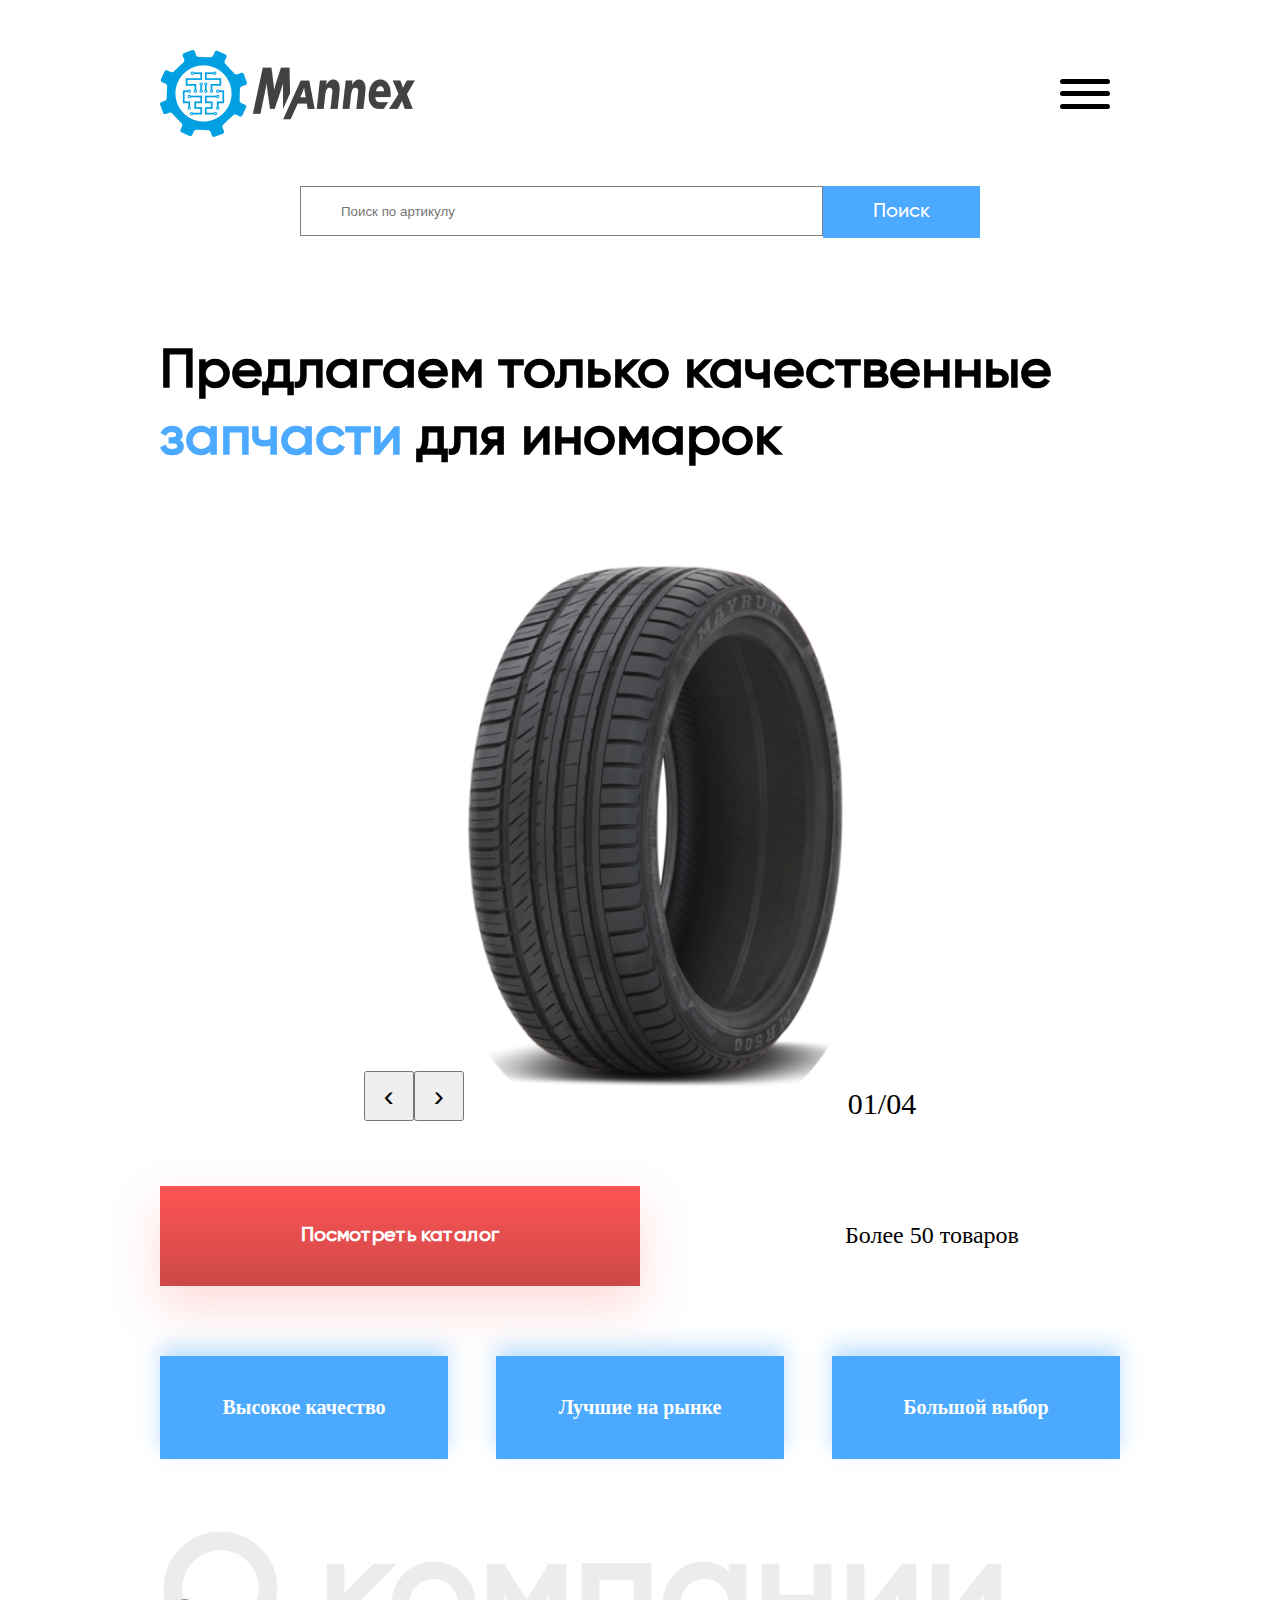
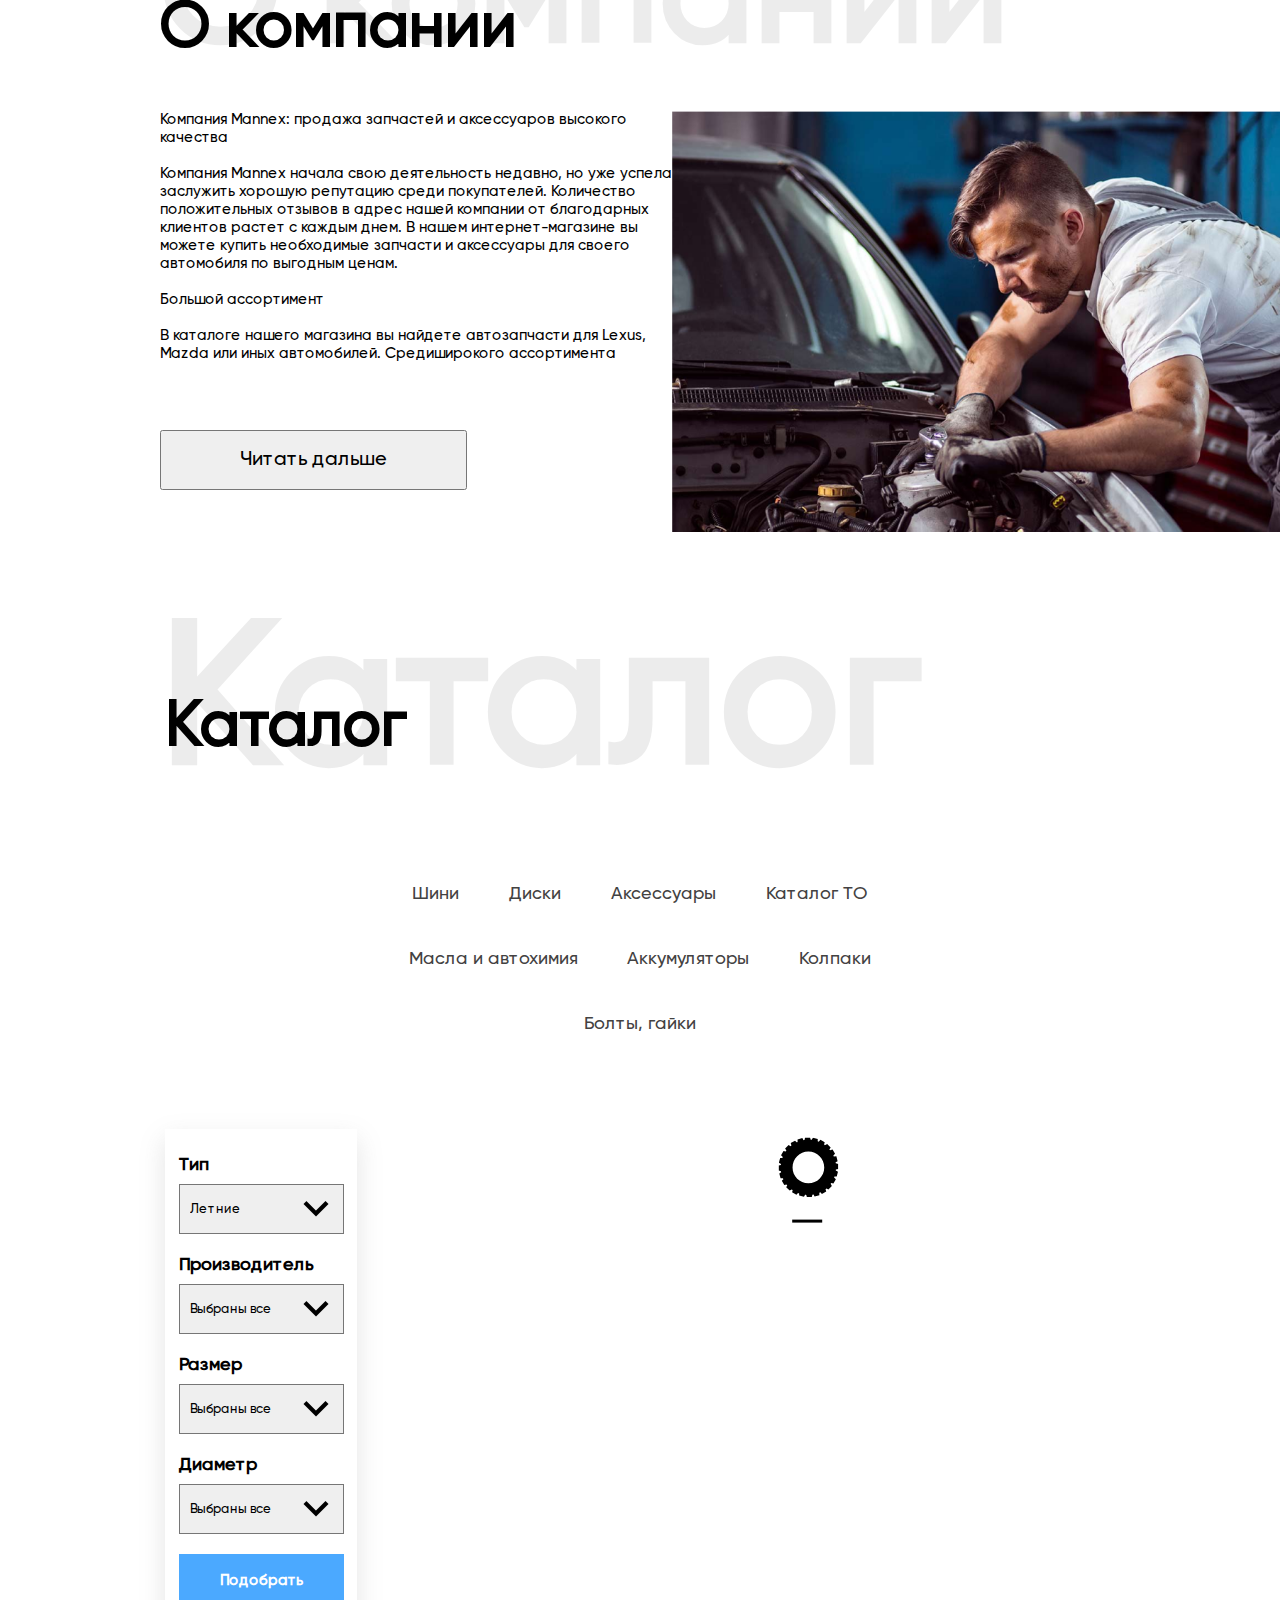
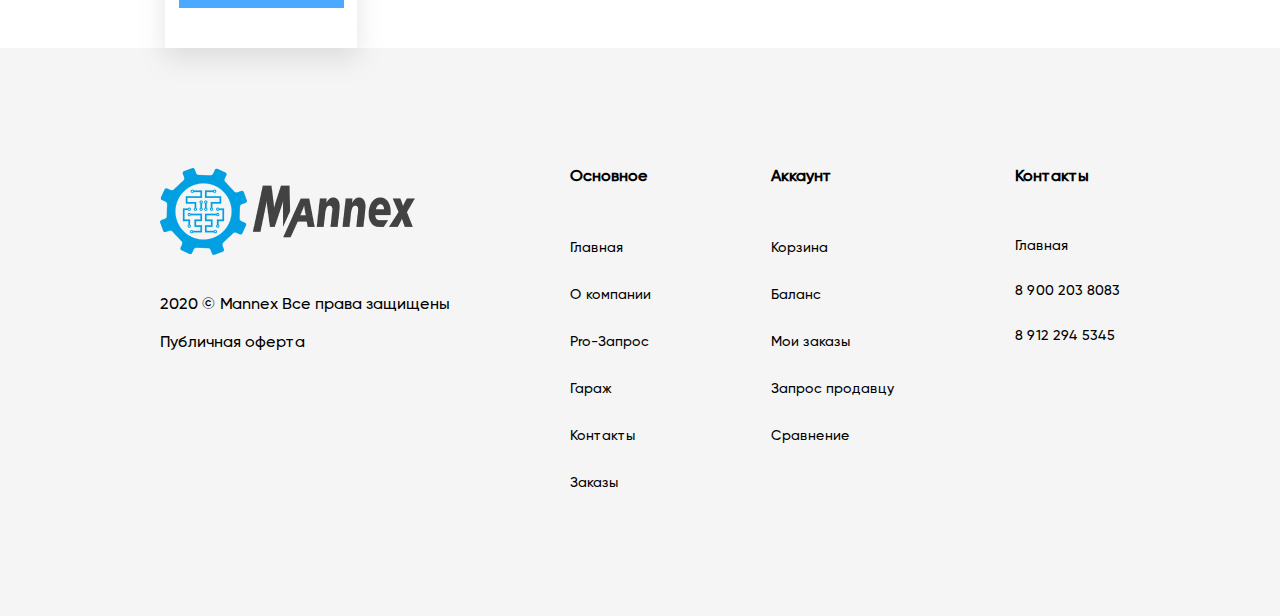
<file: index.html>
<!DOCTYPE html>
<html lang="en">
  <head>
    <meta charset="UTF-8" />
    <meta http-equiv="X-UA-Compatible" content="IE=edge" />
    <meta name="viewport" content="width=device-width, initial-scale=1.0" />
    <link rel="stylesheet" href="https://cdnjs.cloudflare.com/ajax/libs/font-awesome/6.2.0/css/all.min.css" integrity="sha512-xh6O/CkQoPOWDdYTDqeRdPCVd1SpvCA9XXcUnZS2FmJNp1coAFzvtCN9BmamE+4aHK8yyUHUSCcJHgXloTyT2A==" crossorigin="anonymous" referrerpolicy="no-referrer" />
    <link rel="stylesheet" href="./style.css" />
    <link rel="stylesheet" href="./media.css">
    <title>Document</title>
  </head>
  <body>
    <header>
      <section class="container">
        <nav class="header">
          <img class="logo" src="./images/Лого.png" alt="" />
          <ul class="menu">
            <li><a href="#">Главная</a> </li>
            <li><a href="">Pro-Запрос</a> </li>
            <li><a href="./garaje/garaje.html">Гараж</a> </li>
            <li><a href="./contuct/contuct.html">Контакты</a> </li>
            <li><a href="./orederpage/orderpage.html">Заказы</a> </li>
          </ul>
          <div class="nav-2 menu2div">
          <ul class="menu2">
            <li class="menu2-li">
              <a href="./shop/shop.html"><img src="./images/Корзина.png" alt=""></a>
            </li>
            <li class="login">
              <a class="loginimg" href="./registerpage/registerpage.html">
                <i class="fa-solid fa-user"></i>
              </a>
              <a class="enter signIn" href="./loginPage/loginpage.html">Войти</a>
            </li>
          </ul>
        </div>
        <div class="burger-menu">
          <div class="hamburger">
            <div class="hamburger-items burger-itm1"></div>
            <div class="hamburger-items burger-itm2"></div>
            <div class="hamburger-items burger-itm3"></div>
          </div>
        </nav>
        <div class="search">
          <input id="search" type="text" placeholder="Поиск по артикулу" class="search-inp" />
          <button class="search-btn">Поиск</button>
        </div>
      </section>
      </div>
    </header>
    <main>
      <section class="container sect1">
        <div class="sect1-div1">
          <div>
            <div>
              <p class="sect1-p1">
                Предлагаем только качественные <span>запчасти</span> для
                иномарок
              </p>
            </div>
            <div class="sect1-div1-2 hidden">
              <button class="arrow-btn prev">&#139;</button>
              <button class="arrow-btn next">&#155;</button>
              <img src="./images/Товар.png" alt="" class="slide-img" />
              <div class="count-of-slider"></div>
            </div>
            <div class="sect1-div1-1">
              <div class="sect1-p2-div">
                <button class="sect1-p2">Посмотреть каталог</button>
              </div>
              <div class="sect1-p3-div">
                <p class="sect1-p3">Более 50 товаров</p>
              </div>
            </div>
          </div>
          <div class="sect1-div1-2 show">
            <button class="arrow-btn prev1">&#139;</button>
            <button class="arrow-btn next1">&#155;</button>
            <img src="./images/Товар.png" alt="" class="slide-img1"/>
            <div class="count-of-slider1"></div>
          </div>
        </div>
        <div class="sect1-div2">
          <div>
            <p>Высокое качество</p>
          </div>
          <div>
            <p>Лучшие на рынке</p>
          </div>
          <div>
            <p>Большой выбор</p>
          </div>
        </div>
      </section>
      <section class="sect2">
        <div class="grid-cont1">
          <div class="grid-con1-itm1">
            <p>О компании</p>
          </div>
          <div class="grid-con1-itm2">
            <p>О компании</p>
          </div>
          <div class="grid-con1-itm3">
            <p>
              Компания Mannex: продажа запчастей и аксессуаров высокого <br />
              качества<br /><br />

              Компания Mannex начала свою деятельность недавно, но уже успела<br />
              заслужить хорошую репутацию среди покупателей. Количество<br />
              положительных отзывов в адрес нашей компании от благодарных <br />
              клиентов растет с каждым днем. В нашем интернет-магазине вы <br />
              можете купить необходимые запчасти и аксессуары для своего<br />
              автомобиля по выгодным ценам. <br /><br />

              Большой ассортимент<br /><br />

              В каталоге нашего магазина вы найдете автозапчасти для Lexus,<br />
              Mazda или иных автомобилей. Средиширокого ассортимента
            </p>
          </div>
          <div class="grid-con1-itm4">
            <button>Читать дальше</button>
          </div>
          <div class="grid-con1-itm5">
            <img src="./images/carPhotowithMan.png" alt="" />
          </div>
        </div>
      </section>
      <section class="container sect3">
        <div class="sect3-grid-cont">
          <div class="sect3-grid-items1">
            <p>Каталог</p>
          </div>
          <div class="sect3-grid-items2">
            <p>Каталог</p>
          </div>
          <div class="sect3-grid-items3">
            <ul>
              <li><a href="">Шини</a></li>
              <li><a href="">Диски</a></li>
              <li><a href="">Аксессуары</a></li>
              <li><a href="">Каталог ТО</a></li>
              <li><a href="">Масла и автохимия</a></li>
              <li><a href="">Аккумуляторы</a></li>
              <li><a href="">Колпаки</a></li>
              <li><a href="">Болты, гайки</a></li>
            </ul>
          </div>
          <div class="sect3-grid-items4">
            <div class="wheels">
              <div>
                <h3>Тип</h3>
                <select name="type" id="">
                  <option value="">Летние <img src="./images/Vector.png" alt=""></option>
                  <option value=""></option>
                  <option value=""></option>
                </select>
              </div>
              <div>
                <h3>Производитель</h3>
                <select name="type" id="">
                  <option value="">Выбраны все</option>
                  <option value=""></option>
                  <option value=""></option>
                </select>
              </div>
              <div>
                <h3>Размер</h3>
                <select name="type" id="">
                  <option value="">Выбраны все</option>
                  <option value=""></option>
                  <option value=""></option>
                </select>
              </div>
              <div>
                <h3>Диаметр</h3>
                <select name="type" id="">
                  <option value="">Выбраны все</option>
                  <option value=""></option>
                  <option value=""></option>
                </select>
              </div>
              <div>
                <button>Подобрать</button>
              </div>
            </div>
          </div>
          <div class="sect3-grid-items5">
            <div class="loader">
              <div class="tyre">
              <svg xmlns="http://www.w3.org/2000/svg" viewBox="0 0 100 100">
              <path d="M99.7 52.5v-8.3l-4.1-1c-.1-.6-.2-1.2-.3-1.7l3.4-1.9-2.1-8-4.3.1c-.2-.5-.5-1.1-.7-1.6l2.8-2.7-4.1-7.2-4.2 1.2c-.4-.4-.7-.9-1.1-1.3l2.1-3.4-5.8-5.8-3.8 2.1c-.5-.3-.9-.7-1.4-1l1.1-3.8L70.1 4l-3 3.1c-.5-.2-1.1-.4-1.6-.6l.1-4-8-2.1-2.1 3.7c-.6 0-1.2-.1-1.7-.1l-1-3.8h-8.3l-1 4.1c-.6.1-1.2.2-1.7.3l-1.9-3.4-8 2.1.1 4.2c-.5.2-1.1.5-1.6.7l-2.7-2.8-7.2 4.1 1.2 4-1.4 1.1-3.3-2-5.8 5.8 2.1 3.6c-.4.5-.7 1-1.1 1.5l-3.7-1-4.1 7.2 2.9 2.8c-.2.6-.5 1.2-.7 1.8l-3.7-.1-2.1 8 3.5 2c-.1.6-.1 1.3-.2 1.9L.5 47v8.3l3.8 1c.1.7.2 1.3.3 1.9L1.5 60l2.1 8 3.9-.1c.3.6.5 1.2.8 1.8l-2.6 2.5 4.1 7.2 3.7-1.1c.4.5.8 1.1 1.3 1.6l-1.8 3 5.8 5.8 3.3-2c.5.4 1.1.8 1.7 1.2l-1 3.4 7.2 4.1 2.7-2.8c.6.3 1.3.5 1.9.7V97l8 2.1 1.9-3.4c.7.1 1.4.1 2 .2l.9 3.4h8.3l.9-3.7 2-.3 1.7 3.1 8-2.1-.1-3.9c.6-.3 1.2-.5 1.8-.8l2.5 2.6 7.2-4.1-1.1-3.8 1.5-1.2 3.2 1.9 5.8-5.8-2.1-3.8c.4-.5.7-1 1.1-1.5l3.6 1 4.1-7.2-3-2.9c.2-.6.4-1.2.6-1.7l3.8.1 2.1-8-3.7-2c.1-.6.1-1.2.2-1.8l3.9-.9zM76.4 50c0 14.6-11.8 26.4-26.4 26.4S23.6 64.5 23.6 50c0-14.6 11.8-26.4 26.4-26.4S76.4 35.4 76.4 50z"/>
            </svg>
              </div>
              <div class="shade"> </div>
            </div>
          </div>
          <div class="sect3-grid-items11 ">
            <div class="page"></div>
          </div>
        </div>
      </section>
    </main>
    <footer>
      <section class="footer container">
        <div class="foot-grid">
          <div class="foot-grid-items1">
            <img class="foot-logo" src="./images/Лого.png" alt="" />
            <p>
              2020 © Mannex Все права защищены <br> <br>
              Публичная оферта
            </p>
          </div>
          <div class="foot-grid-items2">
            <h3>Основное</h3>
            <ul>
              <li><a href="#">Главная</a></li>
              <li><a href="">О компании</a></li>
              <li><a href="">Pro-Запрос</a></li>
              <li><a href="./garaje/garaje.html">Гараж</a></li>
              <li><a href="./contuct/contuct.html">Контакты</a></li>
              <li><a href="./orederpage/orderpage.html">Заказы</a></li>
            </ul>
          </div>
          <div class="foot-grid-items3">
            <h3>Аккаунт</h3>
            <ul>
              <li><a href="./shop/shop.html">Корзина</a></li>
              <li><a href="./balans/balans.html">Баланс</a></li>
              <li><a href="">Мои заказы</a></li>
              <li><a href="">Запрос продавцу</a></li>
              <li><a href="">Сравнение</a></li>
            </ul>
          </div>
          <div class="foot-grid-items4">
            <h3>Контакты</h3>
              <p>Главная</p>
              <a href="">8 900 203 8083 </a> <br>
              <a href="">8 912 294 5345 </a>
          </div>
        </div>
      </section>
    </footer>
    <script src="./header.js"></script>
    <script src="./script.js"></script>
    <script>
      let sing=document.querySelector('.enter');
      sing.innerText=JSON.parse(localStorage.getItem('value')) ? JSON.parse(localStorage.getItem('value')).firstName : 'Войти'
  </script>
  </body>
</html>
</file>
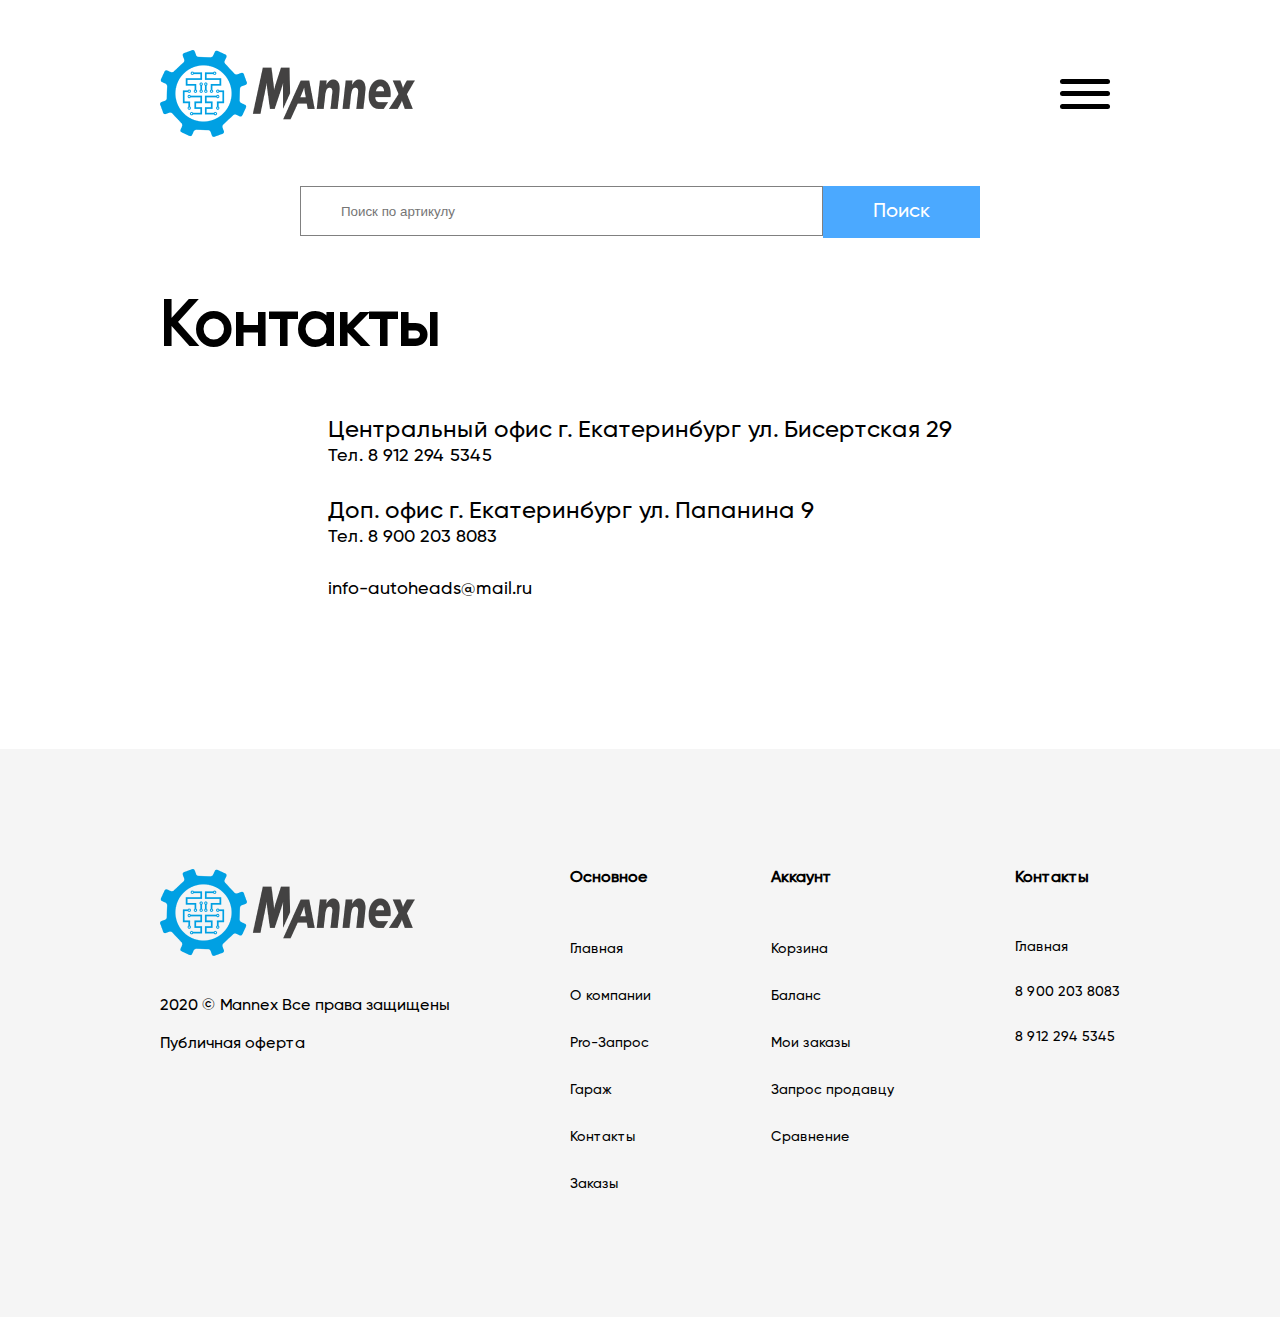
<file: contuct/contuct.html>
<!DOCTYPE html>
<html lang="en">
  <head>
    <meta charset="UTF-8" />
    <meta http-equiv="X-UA-Compatible" content="IE=edge" />
    <meta name="viewport" content="width=device-width, initial-scale=1.0" />
    <link rel="stylesheet" href="https://cdnjs.cloudflare.com/ajax/libs/font-awesome/6.2.0/css/all.min.css" integrity="sha512-xh6O/CkQoPOWDdYTDqeRdPCVd1SpvCA9XXcUnZS2FmJNp1coAFzvtCN9BmamE+4aHK8yyUHUSCcJHgXloTyT2A==" crossorigin="anonymous" referrerpolicy="no-referrer" />
    <link rel="stylesheet" href="./contuct.css" />
    <title>Document</title>
  </head>
  <body>
    <header>
      <section class="container">
        <nav class="header">
          <img class="logo" src="../images/Лого.png" alt="" />
          <ul class="menu">
            <li><a href="../index.html">Главная</a> </li>
            <li><a href="">Pro-Запрос</a> </li>
            <li><a href="../garaje/garaje.html">Гараж</a> </li>
            <li><a href="../contuct/contuct.html">Контакты</a> </li>
            <li><a href="../orederpage/orderpage.html">Заказы</a> </li>
          </ul>
          <div class="nav-2 menu2div">
          <ul class="menu2">
            <li class="menu2-li">
              <a href="../shop/shop.html"><img src="../images/Корзина.png" alt=""></a>
            </li>
            <li class="login">
              <a class="loginimg" href="../registerpage/registerpage.html">
                <i class="fa-solid fa-user"></i>
              </a>
              <a class="enter signIn" href="../loginPage/loginpage.html">Войти</a>
            </li>
          </ul>
        </div>
        <div class="burger-menu">
          <div class="hamburger">
            <div class="hamburger-items burger-itm1"></div>
            <div class="hamburger-items burger-itm2"></div>
            <div class="hamburger-items burger-itm3"></div>
          </div>
        </nav>
        <div class="search">
          <input id="search" type="text" placeholder="Поиск по артикулу" class="search-inp" />
          <button class="search-btn">Поиск</button>
        </div>
      </section>
      </div>
    </header>
  <main>
    <section class="container">
      <h2>Контакты</h2>
      <div class="contuct-div">
        <div>
          <h4>Центральный офис г. Екатеринбург ул. Бисертская 29</h4>
          <p class="tel">Тел. 8 912 294 5345</p>
          <h4>Доп. офис г. Екатеринбург ул. Папанина 9 </h4>
          <p class="tel">Тел. 8 900 203 8083</p>
          <p>info-autoheads@mail.ru</p>
        </div>
      </div>
    </section>
  </main>
  <footer>
    <section class="footer container">
      <div class="foot-grid">
        <div class="foot-grid-items1">
          <img class="foot-logo" src="../images/Лого.png" alt="" />
          <p>
            2020 © Mannex Все права защищены <br> <br>
            Публичная оферта
          </p>
        </div>
        <div class="foot-grid-items2">
          <h3>Основное</h3>
          <ul>
            <li><a href="#">Главная</a></li>
            <li><a href="">О компании</a></li>
            <li><a href="">Pro-Запрос</a></li>
            <li><a href="../garaje/garaje.html">Гараж</a></li>
            <li><a href="../contuct/contuct.html">Контакты</a></li>
            <li><a href="../orederpage/orderpage.html">Заказы</a></li>
          </ul>
        </div>
        <div class="foot-grid-items3">
          <h3>Аккаунт</h3>
          <ul>
            <li><a href="../shop/shop.html">Корзина</a></li>
            <li><a href="../balans/balans.html">Баланс</a></li>
            <li><a href="">Мои заказы</a></li>
            <li><a href="">Запрос продавцу</a></li>
            <li><a href="">Сравнение</a></li>
          </ul>
        </div>
        <div class="foot-grid-items4">
          <h3>Контакты</h3>
            <p>Главная</p>
            <a href="">8 900 203 8083 </a> <br>
            <a href="">8 912 294 5345 </a>
        </div>
      </div>
    </section>
  </footer>
  <script src="../header.js"></script>
  <script>
    let sing=document.querySelector('.enter');
    sing.innerText=JSON.parse(localStorage.getItem('value')).firstName|| 'Войти'
</script>
</body>
</html>
</file>
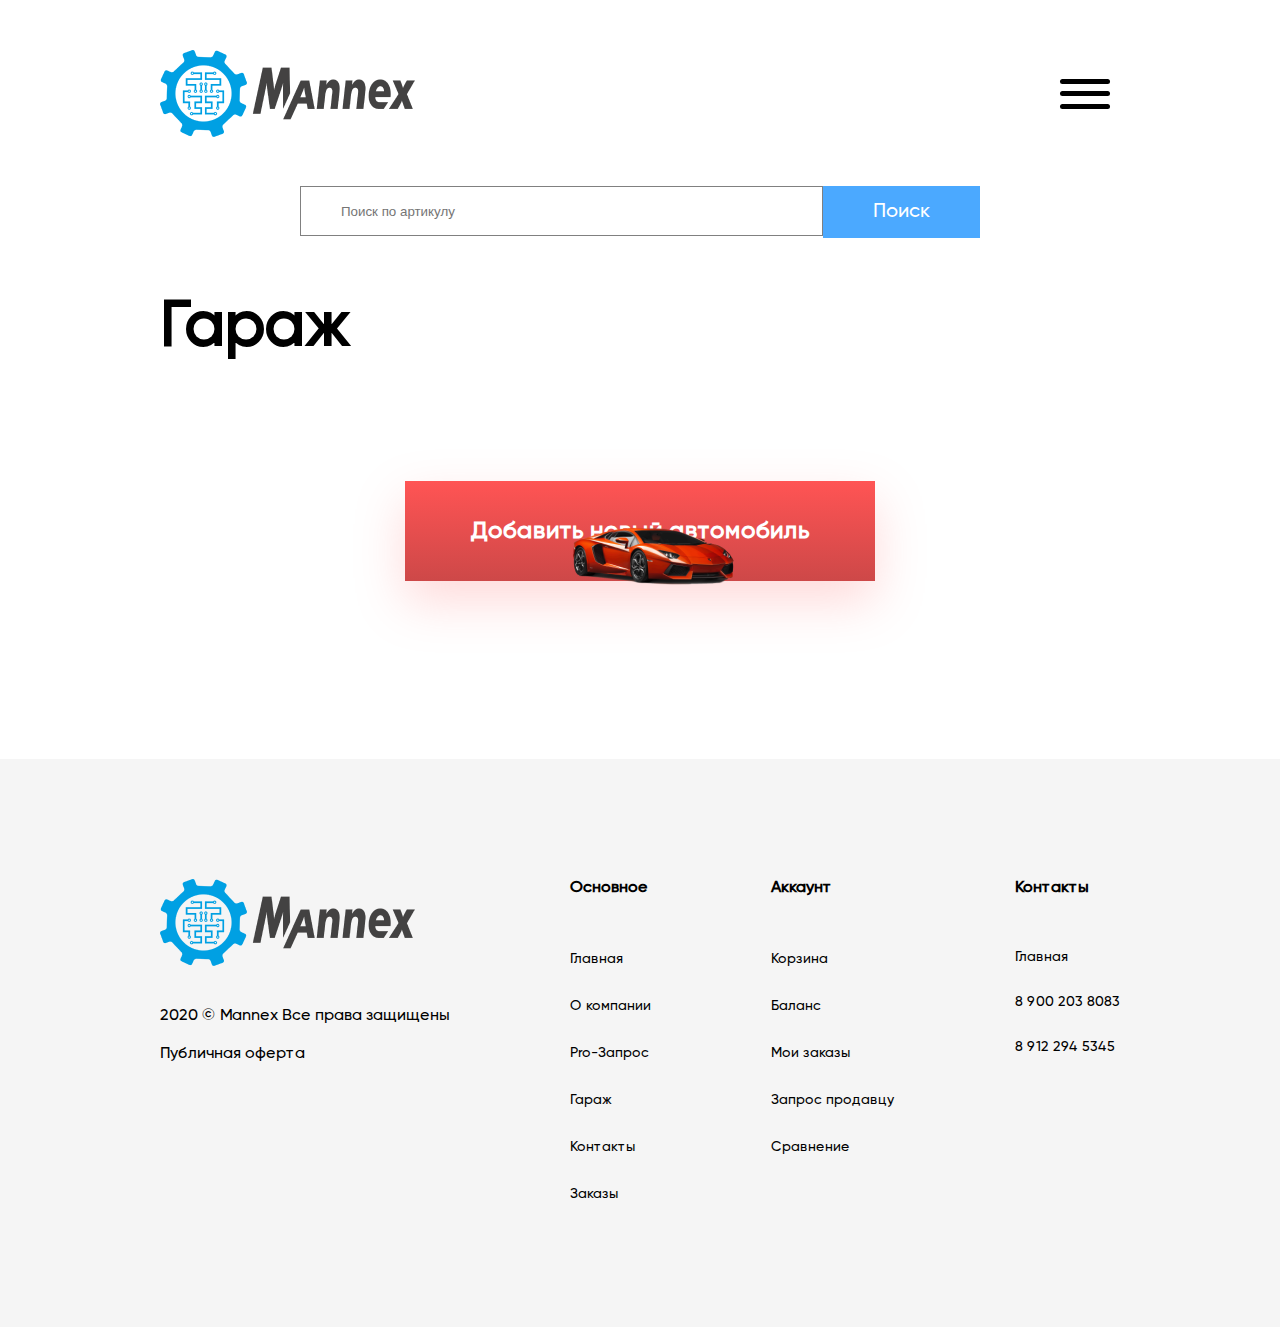
<file: garaje/garaje.html>
<!DOCTYPE html>
<html lang="en">
  <head>
    <meta charset="UTF-8" />
    <meta http-equiv="X-UA-Compatible" content="IE=edge" />
    <meta name="viewport" content="width=device-width, initial-scale=1.0" />
    <link rel="stylesheet" href="https://cdnjs.cloudflare.com/ajax/libs/font-awesome/6.2.0/css/all.min.css" integrity="sha512-xh6O/CkQoPOWDdYTDqeRdPCVd1SpvCA9XXcUnZS2FmJNp1coAFzvtCN9BmamE+4aHK8yyUHUSCcJHgXloTyT2A==" crossorigin="anonymous" referrerpolicy="no-referrer" />
    <link rel="stylesheet" href="./garaje.css" />
    <title>Document</title>
  </head>
  <body>
    <header>
      <section class="container">
        <nav class="header">
          <img class="logo" src="../images/Лого.png" alt="" />
          <ul class="menu">
            <li><a href="../index.html">Главная</a> </li>
            <li><a href="">Pro-Запрос</a> </li>
            <li><a href="../garaje/garaje.html">Гараж</a> </li>
            <li><a href="../contuct/contuct.html">Контакты</a> </li>
            <li><a href="../orederpage/orderpage.html">Заказы</a> </li>
          </ul>
          <div class="nav-2 menu2div">
          <ul class="menu2">
            <li class="menu2-li">
              <a href="../shop/shop.html"><img src="../images/Корзина.png" alt=""></a>
            </li>
            <li class="login">
              <a class="loginimg" href="../registerpage/registerpage.html">
                <i class="fa-solid fa-user"></i>
              </a>
              <a class="enter signIn" href="../loginPage/loginpage.html">Войти</a>
            </li>
          </ul>
        </div>
        <div class="burger-menu">
          <div class="hamburger">
            <div class="hamburger-items burger-itm1"></div>
            <div class="hamburger-items burger-itm2"></div>
            <div class="hamburger-items burger-itm3"></div>
          </div>
        </nav>
        <div class="search">
          <input id="search" type="text" placeholder="Поиск по артикулу" class="search-inp" />
          <button class="search-btn">Поиск</button>
        </div>
      </section>
      </div>
    </header>
  <main>
    <section class="container sect">
      <h2>Гараж</h2>
      <div>
        <button>Добавить новый автомобиль</button>
        <img src="../images/Red-Lamborghini-PNG-Image 1.png" alt="">
      </div>
    </section>
  </main>
  <footer>
    <section class="footer container">
      <div class="foot-grid">
        <div class="foot-grid-items1">
          <img class="foot-logo" src="../images/Лого.png" alt="" />
          <p>
            2020 © Mannex Все права защищены <br> <br>
            Публичная оферта
          </p>
        </div>
        <div class="foot-grid-items2">
          <h3>Основное</h3>
          <ul>
            <li><a href="#">Главная</a></li>
            <li><a href="">О компании</a></li>
            <li><a href="">Pro-Запрос</a></li>
            <li><a href="../garaje/garaje.html">Гараж</a></li>
            <li><a href="../contuct/contuct.html">Контакты</a></li>
            <li><a href="../orederpage/orderpage.html">Заказы</a></li>
          </ul>
        </div>
        <div class="foot-grid-items3">
          <h3>Аккаунт</h3>
          <ul>
            <li><a href="../shop/shop.html">Корзина</a></li>
            <li><a href="../balans/balans.html">Баланс</a></li>
            <li><a href="">Мои заказы</a></li>
            <li><a href="">Запрос продавцу</a></li>
            <li><a href="">Сравнение</a></li>
          </ul>
        </div>
        <div class="foot-grid-items4">
          <h3>Контакты</h3>
            <p>Главная</p>
            <a href="">8 900 203 8083 </a> <br>
            <a href="">8 912 294 5345 </a>
        </div>
      </div>
    </section>
  </footer>
  <script src="../header.js"></script>
  <script>
    let sing=document.querySelector('.enter');
    sing.innerText=JSON.parse(localStorage.getItem('value')).firstName|| 'Войти'
</script>
</body>
</html>
</file>
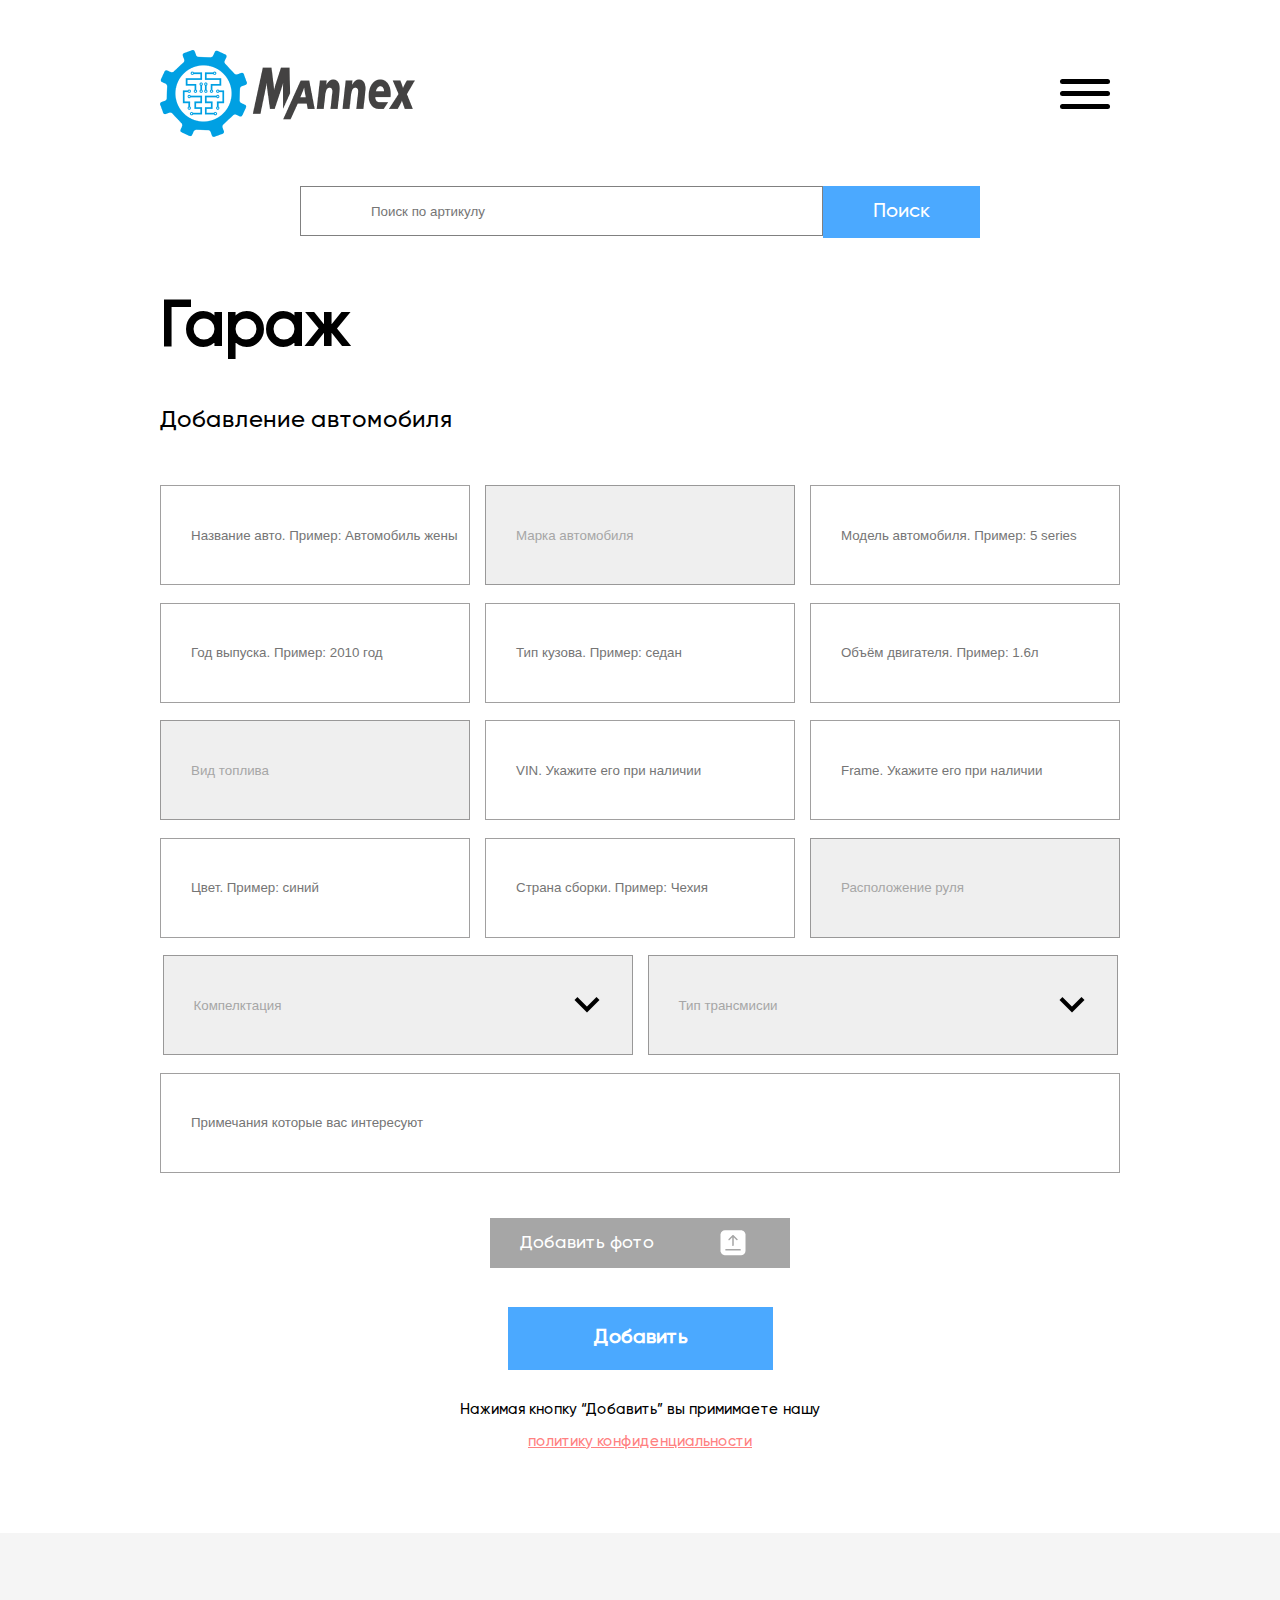
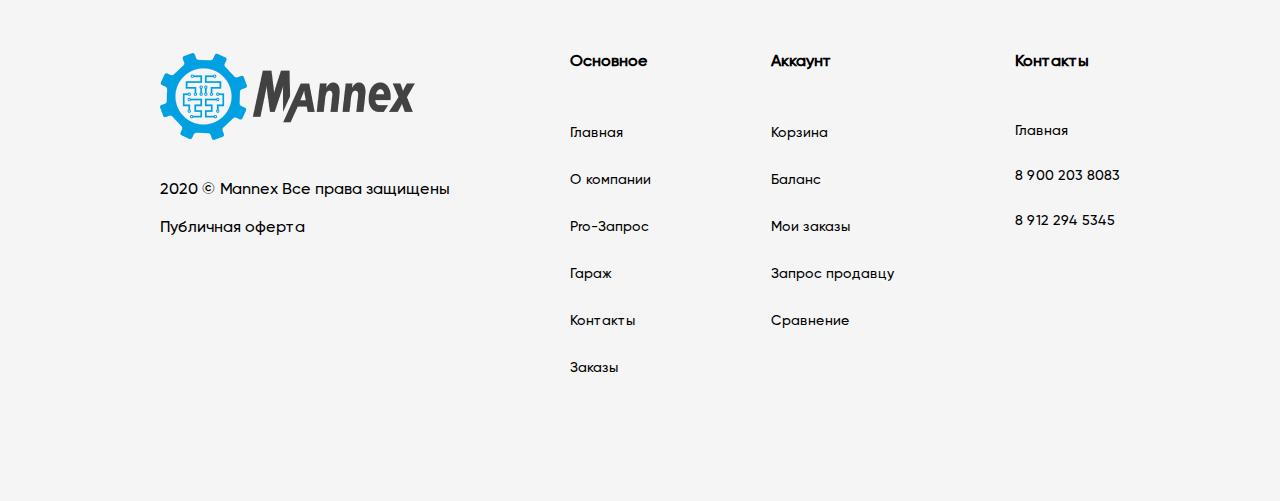
<file: garajeaddauto/garageaddauto.html>
<!DOCTYPE html>
<html lang="en">
  <head>
    <meta charset="UTF-8" />
    <meta http-equiv="X-UA-Compatible" content="IE=edge" />
    <meta name="viewport" content="width=device-width, initial-scale=1.0" />
    <link rel="stylesheet" href="https://cdnjs.cloudflare.com/ajax/libs/font-awesome/6.2.0/css/all.min.css" integrity="sha512-xh6O/CkQoPOWDdYTDqeRdPCVd1SpvCA9XXcUnZS2FmJNp1coAFzvtCN9BmamE+4aHK8yyUHUSCcJHgXloTyT2A==" crossorigin="anonymous" referrerpolicy="no-referrer" />
    <link rel="stylesheet" href="./garajeaddauto.css" />
    <title>Document</title>
  </head>
  <body>
    <header>
      <section class="container">
        <nav class="header">
          <img class="logo" src="../images/Лого.png" alt="" />
          <ul class="menu">
            <li><a href="../index.html">Главная</a> </li>
            <li><a href="">Pro-Запрос</a> </li>
            <li><a href="../garaje/garaje.html">Гараж</a> </li>
            <li><a href="../contuct/contuct.html">Контакты</a> </li>
            <li><a href="../orederpage/orderpage.html">Заказы</a> </li>
          </ul>
          <div class="nav-2 menu2div">
          <ul class="menu2">
            <li class="menu2-li">
              <a href="../shop/shop.html"><img src="../images/Корзина.png" alt=""></a>
            </li>
            <li class="login">
              <a class="loginimg" href="../registerpage/registerpage.html">
                <i class="fa-solid fa-user"></i>
              </a>
              <a class="enter signIn" href="../loginPage/loginpage.html">Войти</a>
            </li>
          </ul>
        </div>
        <div class="burger-menu">
          <div class="hamburger">
            <div class="hamburger-items burger-itm1"></div>
            <div class="hamburger-items burger-itm2"></div>
            <div class="hamburger-items burger-itm3"></div>
          </div>
        </nav>
        <div class="search">
          <input id="search" type="text" placeholder="Поиск по артикулу" class="search-inp" />
          <button class="search-btn">Поиск</button>
        </div>
      </section>
      </div>
    </header>
  <main>
    <section class="container">
      <div class="cont-div">
        <h2>Гараж</h2>
        <h4>Добавление автомобиля</h4>
      </div>
      <div class="first-div">
      <div class="inp-sel">
        <input type="text" placeholder="Название авто. Пример: Автомобиль жены">
        <select name="" id="">
          <option value="" label="Марка автомобиля"></option>
          <option value=""></option>
          <option value=""></option>
        </select>
        <input type="text" placeholder="Модель автомобиля. Пример: 5 series">
      </div>
      <div class="inp-sel">
        <input type="text" placeholder="Год выпуска. Пример: 2010 год">
        <input type="text" placeholder="Тип кузова. Пример: седан">
        <input type="text" placeholder="Объём двигателя. Пример: 1.6л">
      </div>
      <div class="inp-sel">
        <select name="" id="">
          <option value="" label="Вид топлива"></option>
          <option value=""></option>
          <option value=""></option>
        </select>
        <input type="text" placeholder="VIN. Укажите его при наличии">
        <input type="text" placeholder="Frame. Укажите его при наличии">
      </div>
      <div class="inp-sel">
        <input type="text" placeholder="Цвет. Пример: синий">
        <input type="text" placeholder="Страна сборки. Пример: Чехия">
        <select name="" id="">
          <option value="" label="Расположение руля"></option>
          <option value=""></option>
          <option value=""></option>
        </select>
      </div>
      <div class="inp-sel">
        <select name="" id="">
          <option value="" label="Компелктация"></option>
          <option value=""></option>
          <option value=""></option>
        </select>
        <select name="" id="">
          <option value="" label="Тип трансмисии"></option>
          <option value=""></option>
          <option value=""></option>
        </select>
      </div>
      <div class="last-inp">
        <input type="text" placeholder="Примечания которые вас интересуют">
      </div>
    </div>
    <div class="last-div">
      <button class="addphoto">Добавить фото</button>
      <button class="add">Добавить</button>
      <p>Нажимая кнопку “Добавить” вы примимаете нашу</p>
      <a href="">политику конфиденциальности</a>
    </div>
    </section>
  </main>
  <footer>
    <section class="footer container">
      <div class="foot-grid">
        <div class="foot-grid-items1">
          <img class="foot-logo" src="../images/Лого.png" alt="" />
          <p>
            2020 © Mannex Все права защищены <br> <br>
            Публичная оферта
          </p>
        </div>
        <div class="foot-grid-items2">
          <h3>Основное</h3>
          <ul>
            <li><a href="#">Главная</a></li>
            <li><a href="">О компании</a></li>
            <li><a href="">Pro-Запрос</a></li>
            <li><a href="../garaje/garaje.html">Гараж</a></li>
            <li><a href="../contuct/contuct.html">Контакты</a></li>
            <li><a href="../orederpage/orderpage.html">Заказы</a></li>
          </ul>
        </div>
        <div class="foot-grid-items3">
          <h3>Аккаунт</h3>
          <ul>
            <li><a href="../shop/shop.html">Корзина</a></li>
            <li><a href="../balans/balans.html">Баланс</a></li>
            <li><a href="">Мои заказы</a></li>
            <li><a href="">Запрос продавцу</a></li>
            <li><a href="">Сравнение</a></li>
          </ul>
        </div>
        <div class="foot-grid-items4">
          <h3>Контакты</h3>
            <p>Главная</p>
            <a href="">8 900 203 8083 </a> <br>
            <a href="">8 912 294 5345 </a>
        </div>
      </div>
    </section>
  </footer>
  <script src="../header.js"></script>
  <script>
    let sing=document.querySelector('.enter');
    sing.innerText=JSON.parse(localStorage.getItem('value')).firstName|| 'Войти'
</script>
</body>
</html>
</file>
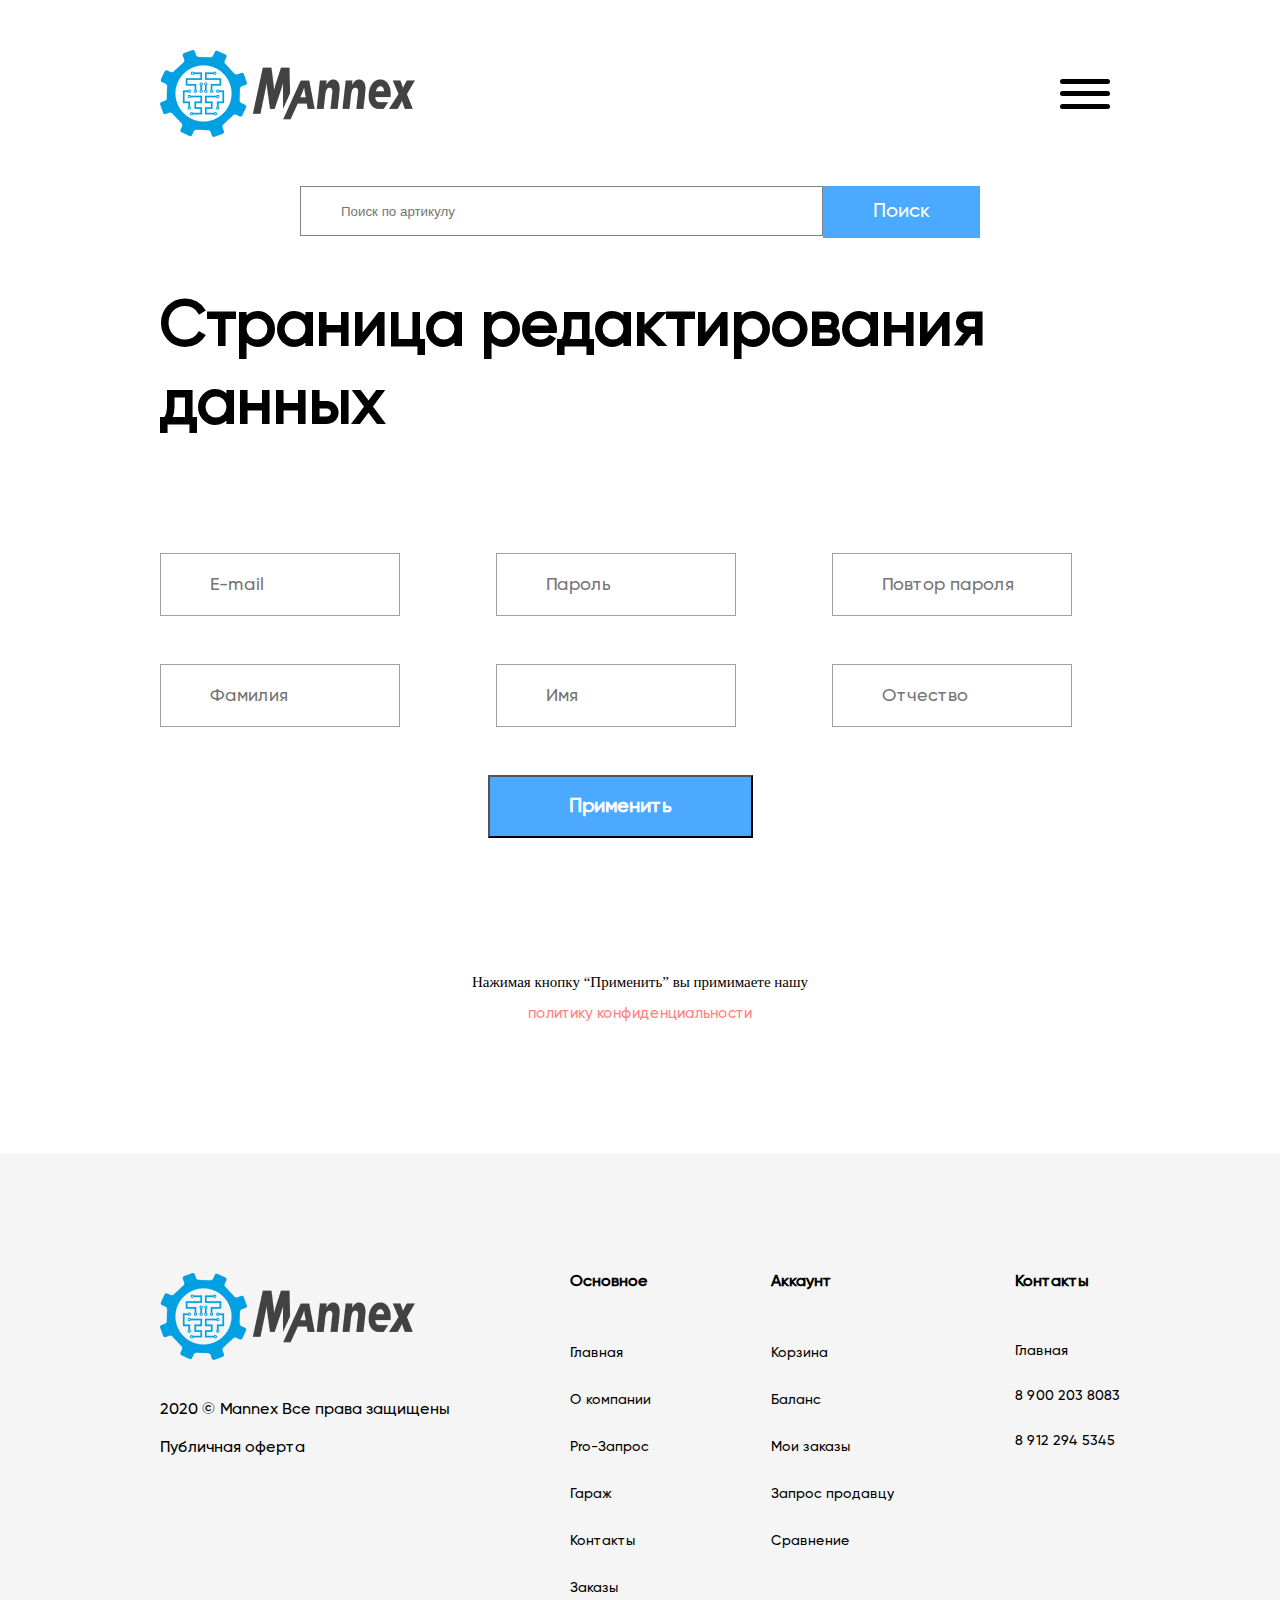
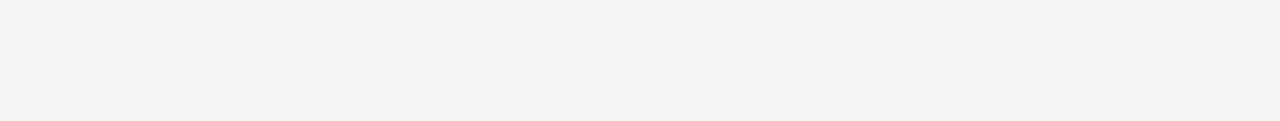
<file: infoeditpage/infoeditpage.html>
<!DOCTYPE html>
<html lang="en">
  <head>
    <meta charset="UTF-8" />
    <meta http-equiv="X-UA-Compatible" content="IE=edge" />
    <meta name="viewport" content="width=device-width, initial-scale=1.0" />
    <link rel="stylesheet" href="https://cdnjs.cloudflare.com/ajax/libs/font-awesome/6.2.0/css/all.min.css" integrity="sha512-xh6O/CkQoPOWDdYTDqeRdPCVd1SpvCA9XXcUnZS2FmJNp1coAFzvtCN9BmamE+4aHK8yyUHUSCcJHgXloTyT2A==" crossorigin="anonymous" referrerpolicy="no-referrer" />
    <link rel="stylesheet" href="./infoeditpage.css" />
    <title>Document</title>
  </head>
  <body>
    <header>
      <section class="container">
        <nav class="header">
          <img class="logo" src="../images/Лого.png" alt="" />
          <ul class="menu">
            <li><a href="../index.html">Главная</a> </li>
            <li><a href="">Pro-Запрос</a> </li>
            <li><a href="../garaje/garaje.html">Гараж</a> </li>
            <li><a href="../contuct/contuct.html">Контакты</a> </li>
            <li><a href="../orederpage/orderpage.html">Заказы</a> </li>
          </ul>
          <div class="nav-2 menu2div">
          <ul class="menu2">
            <li class="menu2-li">
              <a href="../shop/shop.html"><img src="../images/Корзина.png" alt=""></a>
            </li>
            <li class="login">
              <a class="loginimg" href="../registerpage/registerpage.html">
                <i class="fa-solid fa-user"></i>
              </a>
              <a class="enter signIn" href="../loginPage/loginpage.html">Войти</a>
            </li>
          </ul>
        </div>
        <div class="burger-menu">
          <div class="hamburger">
            <div class="hamburger-items burger-itm1"></div>
            <div class="hamburger-items burger-itm2"></div>
            <div class="hamburger-items burger-itm3"></div>
          </div>
        </nav>
        <div class="search">
          <input id="search" type="text" placeholder="Поиск по артикулу" class="search-inp" />
          <button class="search-btn">Поиск</button>
        </div>
      </section>
      </div>
    </header>
  <main>
    <section class="container sect">
      <h2>Страница редактирования данных</h2>
      <div class="sect-div">
        <form action="" name="form">
        <div class="sect-div1">
          <input class="info_input_changes" type="email" placeholder="&ensp;E-mail " >
          <span></span>
          <input class="info_input_changes" type="text" placeholder="&ensp;Пароль" >
          <span></span>
          <input class="info_input_changes" type="text" placeholder="&ensp;Повтор пароля" >
          <span></span>
        </div>
        <div class="sect-div2">
          <input class="info_input_changes" type="text" placeholder="&ensp;Фамилия" >
          <span></span>
          <input class="info_input_changes" type="text" placeholder="&ensp;Имя" >
          <span></span>
          <input class="info_input_changes" type="text" placeholder="&ensp;Отчество" >
          <span></span>
        </div>
         <button class="change">Применить</button>
      </form>
      </div>
      <div class="sect-div3">
        <p>Нажимая кнопку “Применить” вы примимаете нашу</p>
        <a href="">политику конфиденциальности</a>
      </div>
    </section>
  </main>
  <footer>
    <section class="footer container">
      <div class="foot-grid">
        <div class="foot-grid-items1">
          <img class="foot-logo" src="../images/Лого.png" alt="" />
          <p>
            2020 © Mannex Все права защищены <br> <br>
            Публичная оферта
          </p>
        </div>
        <div class="foot-grid-items2">
          <h3>Основное</h3>
          <ul>
            <li><a href="#">Главная</a></li>
            <li><a href="">О компании</a></li>
            <li><a href="">Pro-Запрос</a></li>
            <li><a href="../garaje/garaje.html">Гараж</a></li>
            <li><a href="../contuct/contuct.html">Контакты</a></li>
            <li><a href="../orederpage/orderpage.html">Заказы</a></li>
          </ul>
        </div>
        <div class="foot-grid-items3">
          <h3>Аккаунт</h3>
          <ul>
            <li><a href="../shop/shop.html">Корзина</a></li>
            <li><a href="../balans/balans.html">Баланс</a></li>
            <li><a href="">Мои заказы</a></li>
            <li><a href="">Запрос продавцу</a></li>
            <li><a href="">Сравнение</a></li>
          </ul>
        </div>
        <div class="foot-grid-items4">
          <h3>Контакты</h3>
            <p>Главная</p>
            <a href="">8 900 203 8083 </a> <br>
            <a href="">8 912 294 5345 </a>
        </div>
      </div>
    </section>
  </footer>
  <script src="./infoEditPage.js"></script>
  <script src="../header.js"></script>
  <script>
    let sing=document.querySelector('.enter');
    sing.innerText=JSON.parse(localStorage.getItem('value')).firstName|| 'Войти'
</script>
</body>
</html>
</file>
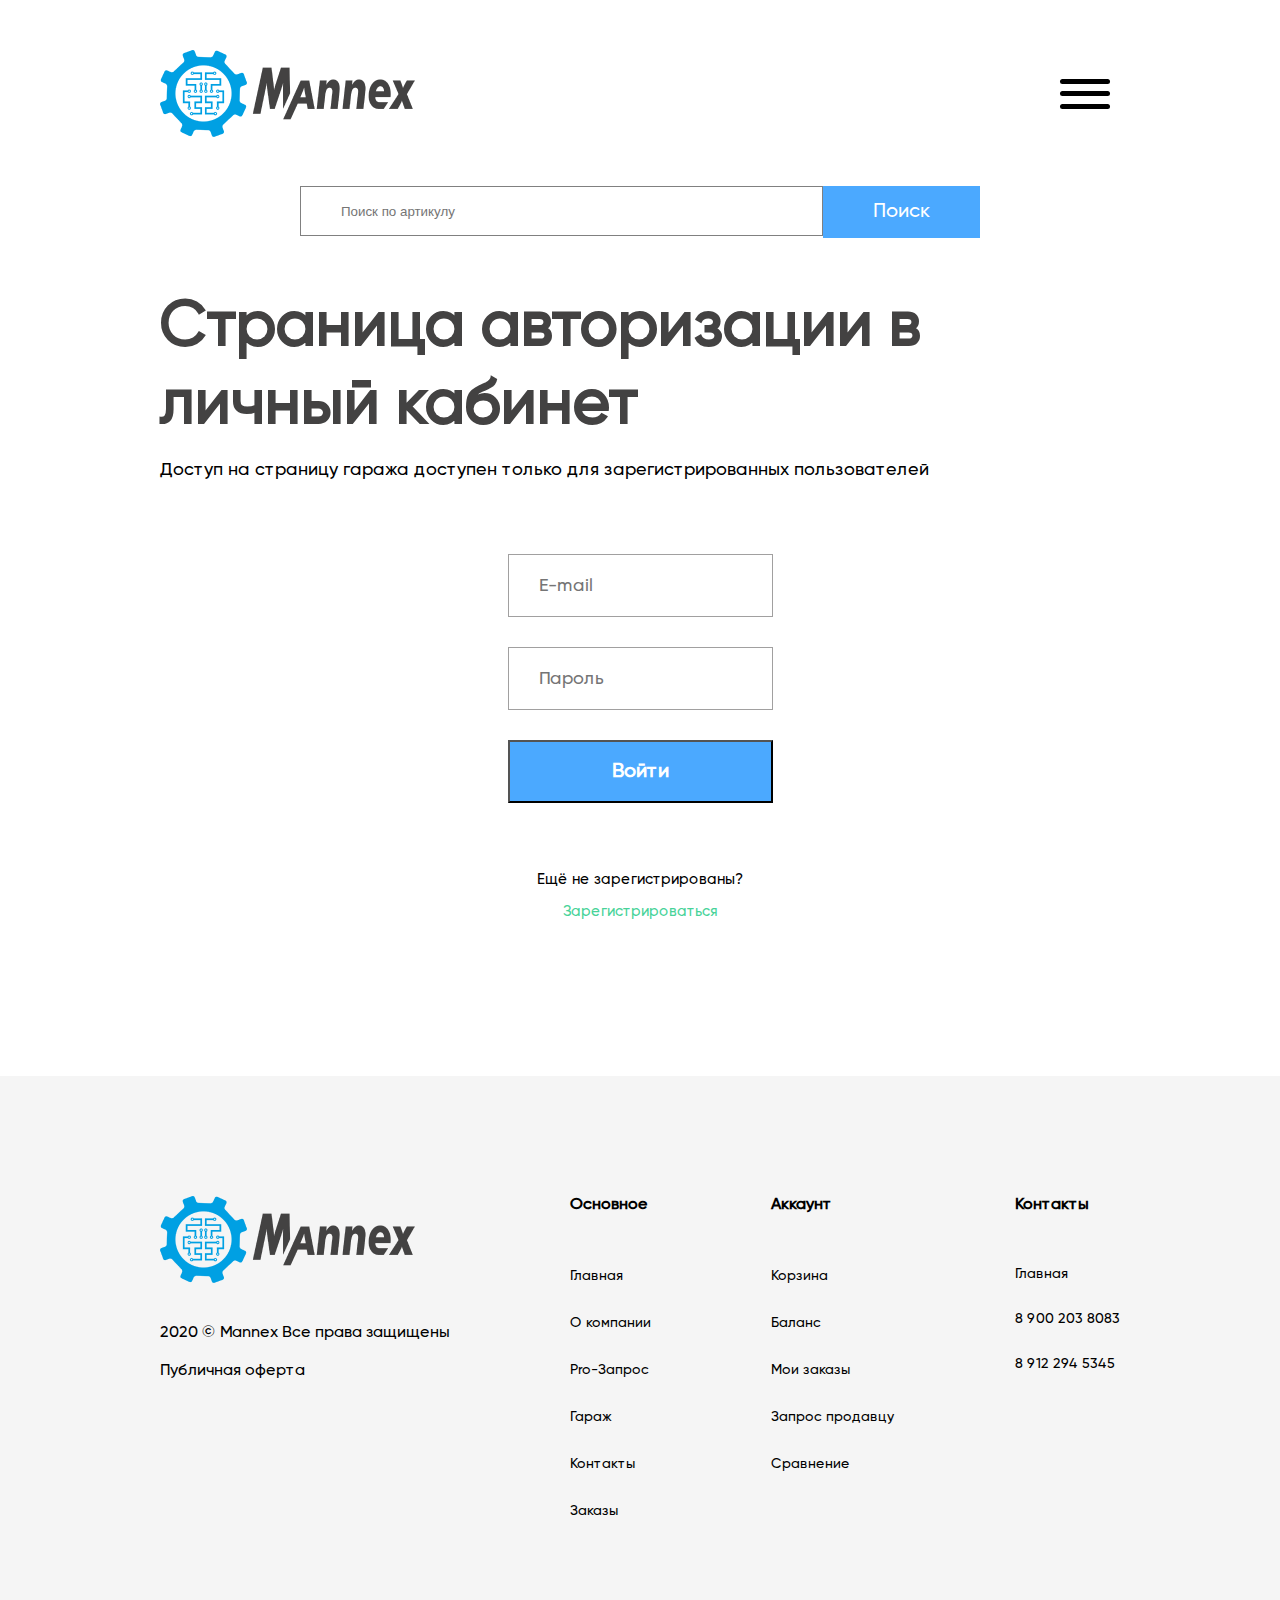
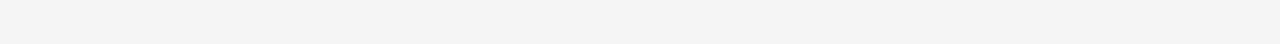
<file: loginPage/loginpage.html>
<!DOCTYPE html>
<html lang="en">
  <head>
    <meta charset="UTF-8" />
    <meta http-equiv="X-UA-Compatible" content="IE=edge" />
    <meta name="viewport" content="width=device-width, initial-scale=1.0" />
    <link rel="stylesheet" href="https://cdnjs.cloudflare.com/ajax/libs/font-awesome/6.2.0/css/all.min.css" integrity="sha512-xh6O/CkQoPOWDdYTDqeRdPCVd1SpvCA9XXcUnZS2FmJNp1coAFzvtCN9BmamE+4aHK8yyUHUSCcJHgXloTyT2A==" crossorigin="anonymous" referrerpolicy="no-referrer" />
    <link rel="stylesheet" href="./loginpage.css" />
    <title>Document</title>
  </head>
  <body>
    <header>
      <section class="container">
        <nav class="header">
          <img class="logo" src="../images/Лого.png" alt="" />
          <ul class="menu">
            <li><a href="../index.html">Главная</a> </li>
            <li><a href="">Pro-Запрос</a> </li>
            <li><a href="../garaje/garaje.html">Гараж</a> </li>
            <li><a href="../contuct/contuct.html">Контакты</a> </li>
            <li><a href="../orederpage/orderpage.html">Заказы</a> </li>
          </ul>
          <div class="nav-2 menu2div">
          <ul class="menu2">
            <li class="menu2-li">
              <a href="../shop/shop.html"><img src="../images/Корзина.png" alt=""></a>
            </li>
            <li class="login">
              <a class="loginimg" href="../registerpage/registerpage.html">
                <i class="fa-solid fa-user"></i>
              </a>
              <a class="enter signIn" href="../loginPage/loginpage.html">Войти</a>
            </li>
          </ul>
        </div>
        <div class="burger-menu">
          <div class="hamburger">
            <div class="hamburger-items burger-itm1"></div>
            <div class="hamburger-items burger-itm2"></div>
            <div class="hamburger-items burger-itm3"></div>
          </div>
        </nav>
        <div class="search">
          <input id="search" type="text" placeholder="Поиск по артикулу" class="search-inp" />
          <button class="search-btn">Поиск</button>
        </div>
      </section>
      </div>
    </header>
  <main>
    <section class="container">
      <div class="firts-div">
        <h2>Страница авторизации в личный кабинет</h2>
        <p>Доступ на страницу гаража доступен только для зарегистрированных пользователей</p>
      </div>
      <div class="second-div">
        <form action="" name="form">
          <input type="email" placeholder="E-mail" required>
          <input type="password" placeholder="Пароль" required>
          <button>Войти</button>
        </form>
      </div>
      <div class="third-div">
        <p>Ещё не зарегистрированы?</p>
        <a href="../registerpage/registerpage.html">Зарегистрироваться</a>
      </div>
    </section>
  </main>
  <footer>
    <section class="footer container">
      <div class="foot-grid">
        <div class="foot-grid-items1">
          <img class="foot-logo" src="../images/Лого.png" alt="" />
          <p>
            2020 © Mannex Все права защищены <br> <br>
            Публичная оферта
          </p>
        </div>
        <div class="foot-grid-items2">
          <h3>Основное</h3>
          <ul>
            <li><a href="#">Главная</a></li>
            <li><a href="">О компании</a></li>
            <li><a href="">Pro-Запрос</a></li>
            <li><a href="../garaje/garaje.html">Гараж</a></li>
            <li><a href="../contuct/contuct.html">Контакты</a></li>
            <li><a href="../orederpage/orderpage.html">Заказы</a></li>
          </ul>
        </div>
        <div class="foot-grid-items3">
          <h3>Аккаунт</h3>
          <ul>
            <li><a href="../shop/shop.html">Корзина</a></li>
            <li><a href="../balans/balans.html">Баланс</a></li>
            <li><a href="">Мои заказы</a></li>
            <li><a href="">Запрос продавцу</a></li>
            <li><a href="">Сравнение</a></li>
          </ul>
        </div>
        <div class="foot-grid-items4">
          <h3>Контакты</h3>
            <p>Главная</p>
            <a href="">8 900 203 8083 </a> <br>
            <a href="">8 912 294 5345 </a>
        </div>
      </div>
    </section>
  </footer>
  <script src="./loginPage.js"></script>
  <script src="../header.js"></script>
  <script>
    let sing=document.querySelector('.enter');
    sing.innerText=JSON.parse(localStorage.getItem('value')).firstName|| 'Войти'
</script>
</body>
</html>
</file>
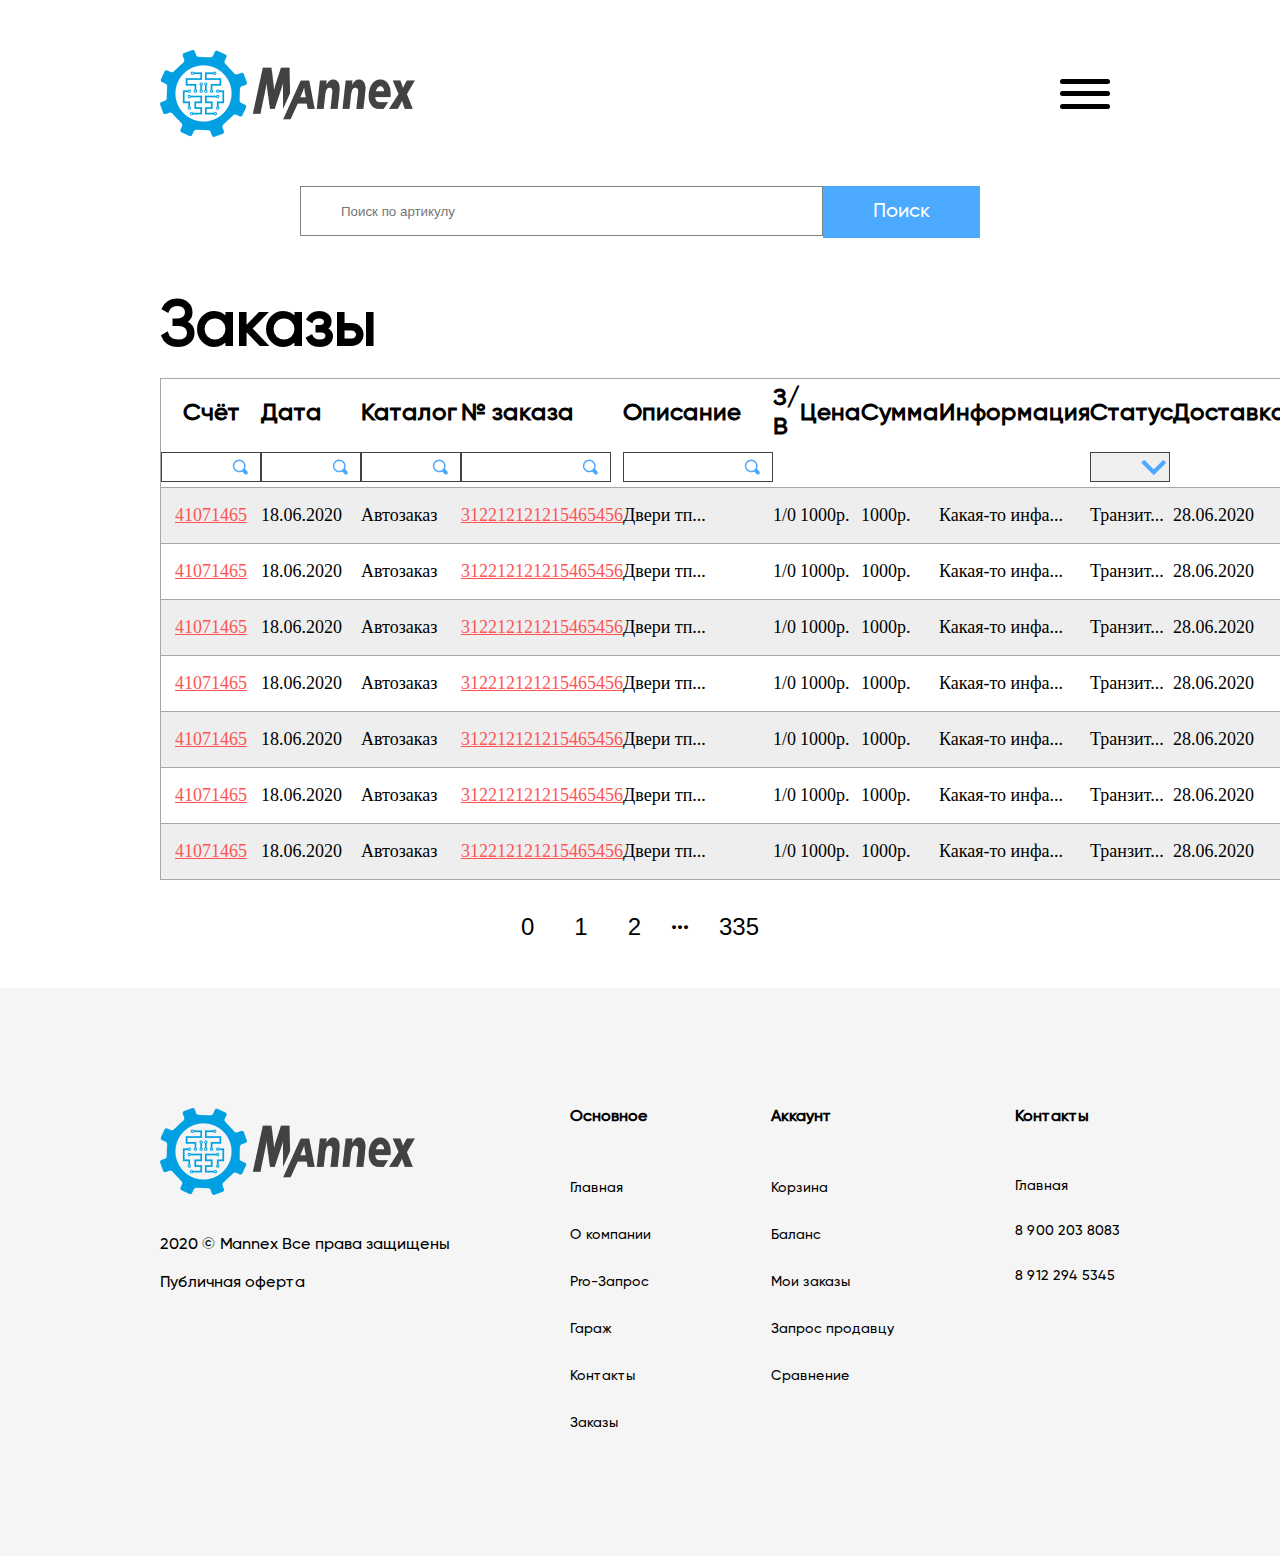
<file: orederpage/orderpage.html>
<!DOCTYPE html>
<html lang="en">
  <head>
    <meta charset="UTF-8" />
    <meta http-equiv="X-UA-Compatible" content="IE=edge" />
    <meta name="viewport" content="width=device-width, initial-scale=1.0" />
    <link rel="stylesheet" href="https://cdnjs.cloudflare.com/ajax/libs/font-awesome/6.2.0/css/all.min.css" integrity="sha512-xh6O/CkQoPOWDdYTDqeRdPCVd1SpvCA9XXcUnZS2FmJNp1coAFzvtCN9BmamE+4aHK8yyUHUSCcJHgXloTyT2A==" crossorigin="anonymous" referrerpolicy="no-referrer" />
    <link rel="stylesheet" href="./orderpage.css" />
    <title>Document</title>
  </head>
  <body>
    <header>
      <section class="container">
        <nav class="header">
          <img class="logo" src="../images/Лого.png" alt="" />
          <ul class="menu">
            <li><a href="../index.html">Главная</a> </li>
            <li><a href="">Pro-Запрос</a> </li>
            <li><a href="../garaje/garaje.html">Гараж</a> </li>
            <li><a href="../contuct/contuct.html">Контакты</a> </li>
            <li><a href="../orederpage/orderpage.html">Заказы</a> </li>
          </ul>
          <div class="nav-2 menu2div">
          <ul class="menu2">
            <li class="menu2-li">
              <a href="../shop/shop.html"><img src="../images/Корзина.png" alt=""></a>
            </li>
            <li class="login">
              <a class="loginimg" href="../registerpage/registerpage.html">
                <i class="fa-solid fa-user"></i>
              </a>
              <a class="enter signIn" href="../loginPage/loginpage.html">Войти</a>
            </li>
          </ul>
        </div>
        <div class="burger-menu">
          <div class="hamburger">
            <div class="hamburger-items burger-itm1"></div>
            <div class="hamburger-items burger-itm2"></div>
            <div class="hamburger-items burger-itm3"></div>
          </div>
        </nav>
        <div class="search">
          <input id="search" type="text" placeholder="Поиск по артикулу" class="search-inp" />
          <button class="search-btn">Поиск</button>
        </div>
      </section>
      </div>
    </header>
  <main>
    <section class="container">
      <h2>Заказы</h2>
      <div>
        <table>
          <tbody>
            <th class="th">Счёт
              <td class="th">Дата</td>
              <td class="th">Каталог</td>
              <td class="th">№ заказа</td>
              <td class="th">Описание</td>
              <td class="th">З/В</td>
              <td class="th">Цена</td>
              <td class="th">Сумма</td>
              <td class="th">Информация</td>
              <td class="th">Статус</td>
              <td class="th">Доставка</td>
            </th>
            <tr class="first-tr">
              <td class="first-td"><input type="text" class="small-imp"></td>
              <td><input type="text" class="small-imp"></td>
              <td><input type="text" class="small-imp"></td>
              <td><input type="text" class="big-imp"></td>
              <td><input type="text" class="big-imp"></td>
              <td>
                <div>
                  <i class="fa-solid fa-chevron-up arrow-up"></i>
                  <i class="fa-solid fa-chevron-down arrow-down"></i>
                </div>
              </td>
              <td>
                <div>
                  <i class="fa-solid fa-chevron-up arrow-up"></i>
                  <i class="fa-solid fa-chevron-down arrow-down"></i>
                </div>
              </td>
              <td>
                <div>
                  <i class="fa-solid fa-chevron-up arrow-up"></i>
                  <i class="fa-solid fa-chevron-down arrow-down"></i>
                </div>
              </td>
              <td></td>
              <td>
                <select name="" id="">
                  <option value=""></option>
                  <option value=""></option>
                  <option value=""></option>
                </select>
              </td>
              <td>
                <div>
                  <i class="fa-solid fa-chevron-up arrow-up"></i>
                  <i class="fa-solid fa-chevron-down arrow-down"></i>
                </div>
              </td>
            </tr>
            <tr class="tr">
              <td class="first-td"><a href="">41071465</a></td>
              <td>18.06.2020</td>
              <td>Автозаказ</td>
              <td><a href="">312212121215465456</a></td>
              <td>Двери тп...</td>
              <td>1/0</td>
              <td>1000р.</td>
              <td>1000р.</td>
              <td>Какая-то инфа...</td>
              <td>Транзит...</td>
              <td>28.06.2020</td>
              <td><button>Отмена</button></td>
            </tr>
            <tr class="tr">
              <td class="first-td"><a href="">41071465</a></td>
              <td>18.06.2020</td>
              <td>Автозаказ</td>
              <td><a href="">312212121215465456</a></td>
              <td>Двери тп...</td>
              <td>1/0</td>
              <td>1000р.</td>
              <td>1000р.</td>
              <td>Какая-то инфа...</td>
              <td>Транзит...</td>
              <td>28.06.2020</td>
              <td><button>Отмена</button></td>
            </tr>
            <tr class="tr">
              <td class="first-td"><a href="">41071465</a></td>
              <td>18.06.2020</td>
              <td>Автозаказ</td>
              <td><a href="">312212121215465456</a></td>
              <td>Двери тп...</td>
              <td>1/0</td>
              <td>1000р.</td>
              <td>1000р.</td>
              <td>Какая-то инфа...</td>
              <td>Транзит...</td>
              <td>28.06.2020</td>
              <td><button>Отмена</button></td>
            </tr>
            <tr class="tr">
              <td class="first-td"><a href="">41071465</a></td>
              <td>18.06.2020</td>
              <td>Автозаказ</td>
              <td><a href="">312212121215465456</a></td>
              <td>Двери тп...</td>
              <td>1/0</td>
              <td>1000р.</td>
              <td>1000р.</td>
              <td>Какая-то инфа...</td>
              <td>Транзит...</td>
              <td>28.06.2020</td>
              <td><button>Отмена</button></td>
            </tr>
            <tr class="tr">
              <td class="first-td"><a href="">41071465</a></td>
              <td>18.06.2020</td>
              <td>Автозаказ</td>
              <td><a href="">312212121215465456</a></td>
              <td>Двери тп...</td>
              <td>1/0</td>
              <td>1000р.</td>
              <td>1000р.</td>
              <td>Какая-то инфа...</td>
              <td>Транзит...</td>
              <td>28.06.2020</td>
              <td><button>Отмена</button></td>
            </tr>
            <tr class="tr">
              <td class="first-td"><a href="">41071465</a></td>
              <td>18.06.2020</td>
              <td>Автозаказ</td>
              <td><a href="">312212121215465456</a></td>
              <td>Двери тп...</td>
              <td>1/0</td>
              <td>1000р.</td>
              <td>1000р.</td>
              <td>Какая-то инфа...</td>
              <td>Транзит...</td>
              <td>28.06.2020</td>
              <td><button>Отмена</button></td>
            </tr>
            <tr class="tr">
              <td class="first-td"><a href="">41071465</a></td>
              <td>18.06.2020</td>
              <td>Автозаказ</td>
              <td><a href="">312212121215465456</a></td>
              <td>Двери тп...</td>
              <td>1/0</td>
              <td>1000р.</td>
              <td>1000р.</td>
              <td>Какая-то инфа...</td>
              <td>Транзит...</td>
              <td>28.06.2020</td>
              <td><button>Отмена</button></td>
            </tr>
          </tbody>
        </table>
        <div class="pages">
          <button>0</button>
          <button>1</button>
          <button>2</button>
          <p>...</p>
          <button>335</button>
        </div>
      </div>
    </section>
  </main>
  <footer>
    <section class="footer container">
      <div class="foot-grid">
        <div class="foot-grid-items1">
          <img class="foot-logo" src="../images/Лого.png" alt="" />
          <p>
            2020 © Mannex Все права защищены <br> <br>
            Публичная оферта
          </p>
        </div>
        <div class="foot-grid-items2">
          <h3>Основное</h3>
          <ul>
            <li><a href="#">Главная</a></li>
            <li><a href="">О компании</a></li>
            <li><a href="">Pro-Запрос</a></li>
            <li><a href="../garaje/garaje.html">Гараж</a></li>
            <li><a href="../contuct/contuct.html">Контакты</a></li>
            <li><a href="../orederpage/orderpage.html">Заказы</a></li>
          </ul>
        </div>
        <div class="foot-grid-items3">
          <h3>Аккаунт</h3>
          <ul>
            <li><a href="../shop/shop.html">Корзина</a></li>
            <li><a href="../balans/balans.html">Баланс</a></li>
            <li><a href="">Мои заказы</a></li>
            <li><a href="">Запрос продавцу</a></li>
            <li><a href="">Сравнение</a></li>
          </ul>
        </div>
        <div class="foot-grid-items4">
          <h3>Контакты</h3>
            <p>Главная</p>
            <a href="">8 900 203 8083 </a> <br>
            <a href="">8 912 294 5345 </a>
        </div>
      </div>
    </section>
  </footer>
  <script src="../header.js"></script>
  <script>
    let sing=document.querySelector('.enter');
    sing.innerText=JSON.parse(localStorage.getItem('value')).firstName|| 'Войти'
</script>
</body>
</html>
</file>
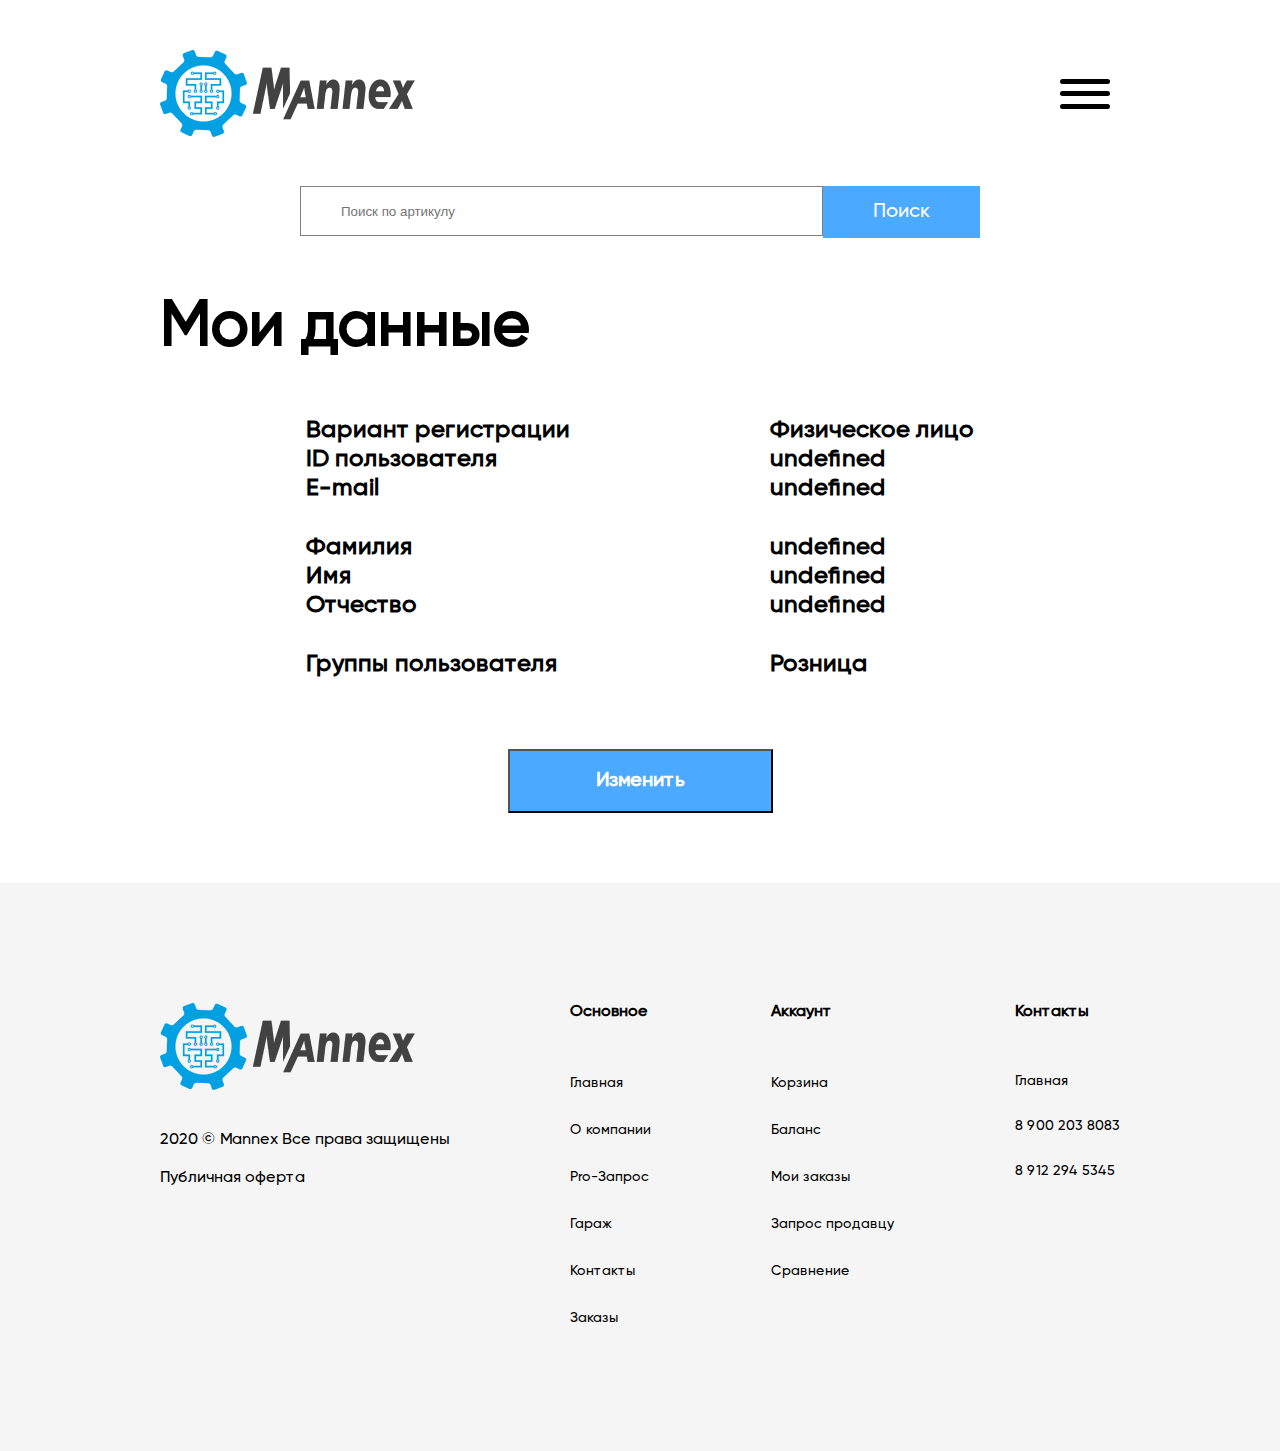
<file: personalcabinet/personalcabinet.html>
<!DOCTYPE html>
<html lang="en">
  <head>
    <meta charset="UTF-8" />
    <meta http-equiv="X-UA-Compatible" content="IE=edge" />
    <meta name="viewport" content="width=device-width, initial-scale=1.0" />
    <link rel="stylesheet" href="https://cdnjs.cloudflare.com/ajax/libs/font-awesome/6.2.0/css/all.min.css" integrity="sha512-xh6O/CkQoPOWDdYTDqeRdPCVd1SpvCA9XXcUnZS2FmJNp1coAFzvtCN9BmamE+4aHK8yyUHUSCcJHgXloTyT2A==" crossorigin="anonymous" referrerpolicy="no-referrer" />
    <link rel="stylesheet" href="./personalcabinet.css" />
    <title>Document</title>
  </head>
  <body>
    <header>
      <section class="container">
        <nav class="header">
          <img class="logo" src="../images/Лого.png" alt="" />
          <ul class="menu">
            <li><a href="../index.html">Главная</a> </li>
            <li><a href="">Pro-Запрос</a> </li>
            <li><a href="../garaje/garaje.html">Гараж</a> </li>
            <li><a href="../contuct/contuct.html">Контакты</a> </li>
            <li><a href="../orederpage/orderpage.html">Заказы</a> </li>
          </ul>
          <div class="nav-2 menu2div">
          <ul class="menu2">
            <li class="menu2-li">
              <a href="../shop/shop.html"><img src="../images/Корзина.png" alt=""></a>
            </li>
            <li class="login">
              <a class="loginimg" href="../registerpage/registerpage.html">
                <i class="fa-solid fa-user"></i>
              </a>
              <a class="enter signIn" href="../loginPage/loginpage.html">Войти</a>
            </li>
          </ul>
        </div>
        <div class="burger-menu">
          <div class="hamburger">
            <div class="hamburger-items burger-itm1"></div>
            <div class="hamburger-items burger-itm2"></div>
            <div class="hamburger-items burger-itm3"></div>
          </div>
        </nav>
        <div class="search">
          <input id="search" type="text" placeholder="Поиск по артикулу" class="search-inp" />
          <button class="search-btn">Поиск</button>
        </div>
      </section>
      </div>
    </header>
  <main>
    <section class="container sect1">
      <h2>Мои данные</h2>
      <div class="sect1-div">
      </div>
      <div class="change">
        <button class="changeBtn">Изменить</button>
      </div>
    </section>
  </main>
  <footer>
    <section class="footer container">
      <div class="foot-grid">
        <div class="foot-grid-items1">
          <img class="foot-logo" src="../images/Лого.png" alt="" />
          <p>
            2020 © Mannex Все права защищены <br> <br>
            Публичная оферта
          </p>
        </div>
        <div class="foot-grid-items2">
          <h3>Основное</h3>
          <ul>
            <li><a href="#">Главная</a></li>
            <li><a href="">О компании</a></li>
            <li><a href="">Pro-Запрос</a></li>
            <li><a href="../garaje/garaje.html">Гараж</a></li>
            <li><a href="../contuct/contuct.html">Контакты</a></li>
            <li><a href="../orederpage/orderpage.html">Заказы</a></li>
          </ul>
        </div>
        <div class="foot-grid-items3">
          <h3>Аккаунт</h3>
          <ul>
            <li><a href="../shop/shop.html">Корзина</a></li>
            <li><a href="../balans/balans.html">Баланс</a></li>
            <li><a href="">Мои заказы</a></li>
            <li><a href="">Запрос продавцу</a></li>
            <li><a href="">Сравнение</a></li>
          </ul>
        </div>
        <div class="foot-grid-items4">
          <h3>Контакты</h3>
            <p>Главная</p>
            <a href="">8 900 203 8083 </a> <br>
            <a href="">8 912 294 5345 </a>
        </div>
      </div>
    </section>
  </footer>
  <script src="./personalCabinet.js"></script>
  <script src="../header.js"></script>
  <script>
    let sing=document.querySelector('.enter');
    sing.innerText=JSON.parse(localStorage.getItem('value')).firstName|| 'Войти'
</script>
</body>
</html>
</file>
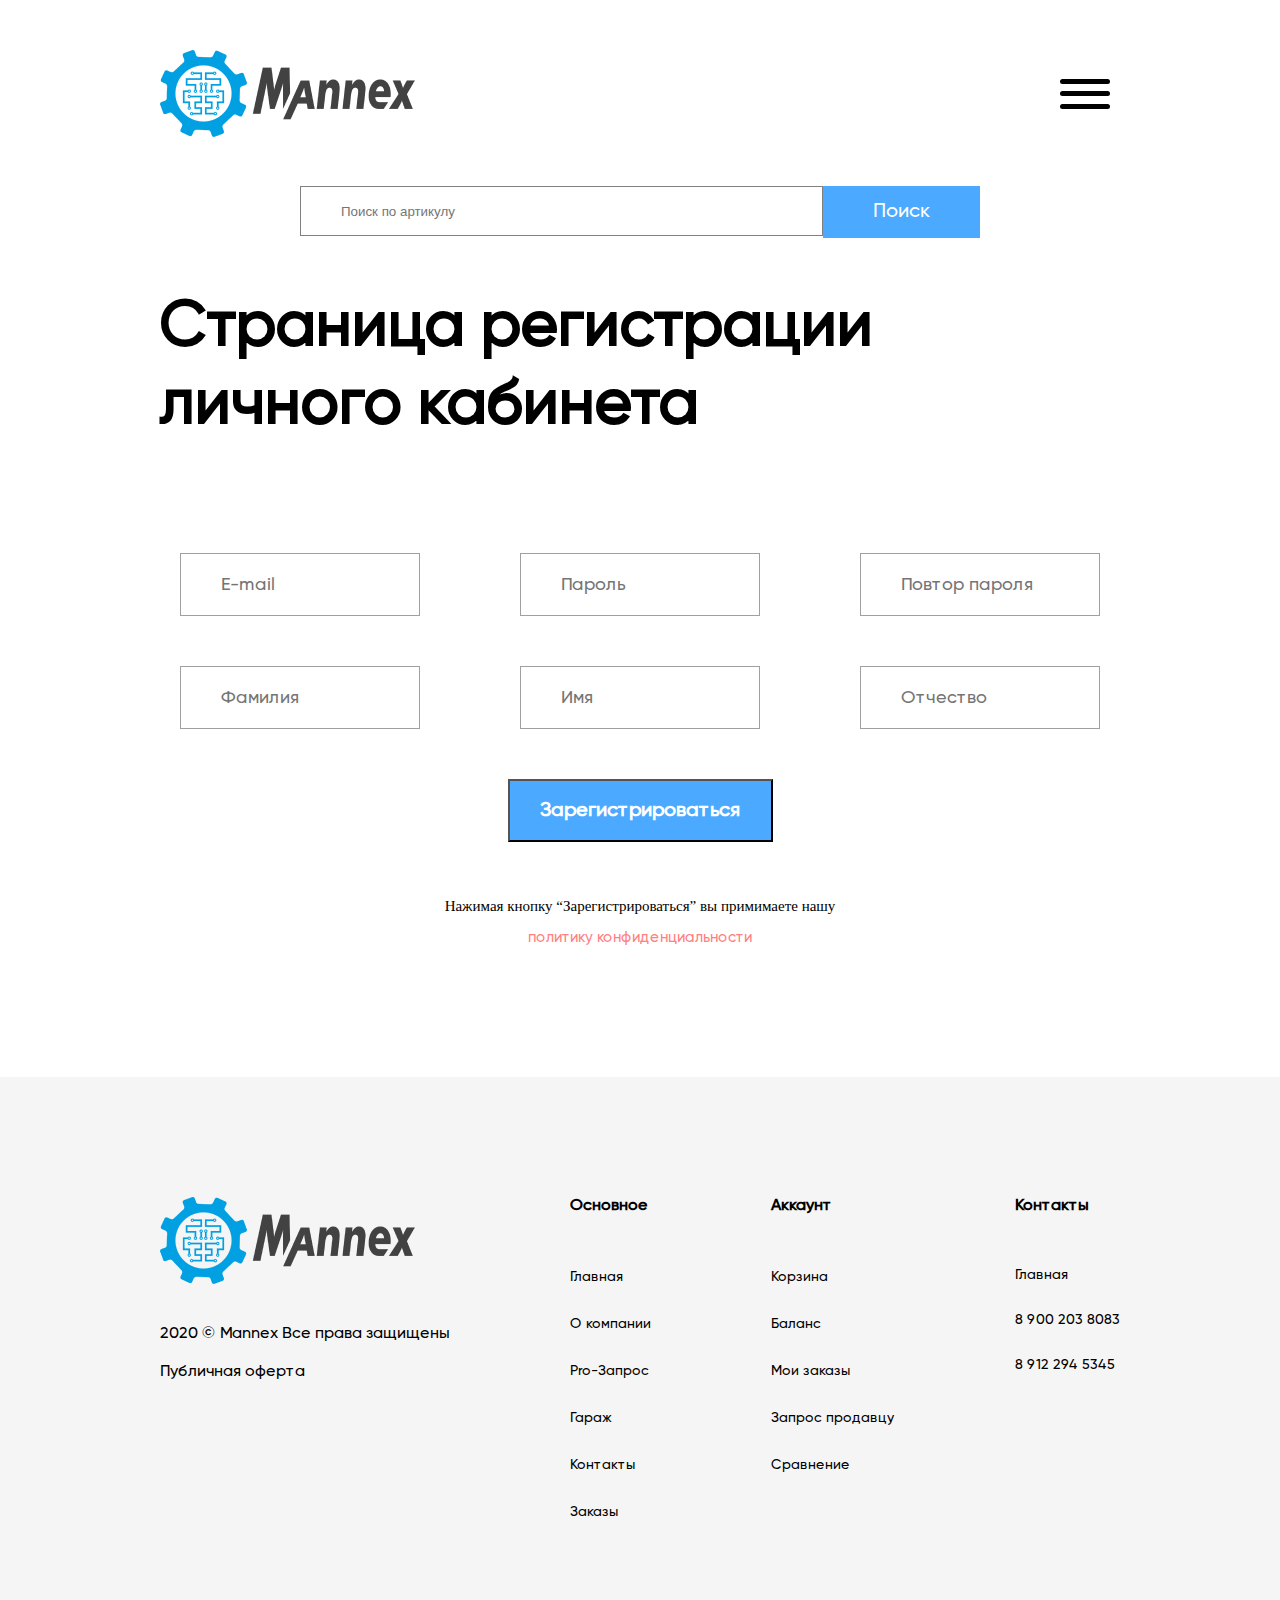
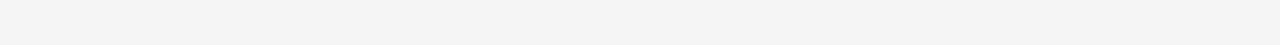
<file: registerpage/registerpage.html>
<!DOCTYPE html>
<html lang="en">
  <head>
    <meta charset="UTF-8" />
    <meta http-equiv="X-UA-Compatible" content="IE=edge" />
    <meta name="viewport" content="width=device-width, initial-scale=1.0" />
    <link rel="stylesheet" href="https://cdnjs.cloudflare.com/ajax/libs/font-awesome/6.2.0/css/all.min.css" integrity="sha512-xh6O/CkQoPOWDdYTDqeRdPCVd1SpvCA9XXcUnZS2FmJNp1coAFzvtCN9BmamE+4aHK8yyUHUSCcJHgXloTyT2A==" crossorigin="anonymous" referrerpolicy="no-referrer" />
    <link rel="stylesheet" href="./registerpage.css" />
    <title>Document</title>
  </head>
  <body>
    <header>
      <section class="container">
        <nav class="header">
          <img class="logo" src="../images/Лого.png" alt="" />
          <ul class="menu">
            <li><a href="../index.html">Главная</a> </li>
            <li><a href="">Pro-Запрос</a> </li>
            <li><a href="../garaje/garaje.html">Гараж</a> </li>
            <li><a href="../contuct/contuct.html">Контакты</a> </li>
            <li><a href="../orederpage/orderpage.html">Заказы</a> </li>
          </ul>
          <div class="nav-2 menu2div">
          <ul class="menu2">
            <li class="menu2-li">
              <a href="../shop/shop.html"><img src="../images/Корзина.png" alt=""></a>
            </li>
            <li class="login">
              <a class="loginimg" href="../registerpage/registerpage.html">
                <i class="fa-solid fa-user"></i>
              </a>
              <a class="enter signIn" href="../loginPage/loginpage.html">Войти</a>
            </li>
          </ul>
        </div>
        <div class="burger-menu">
          <div class="hamburger">
            <div class="hamburger-items burger-itm1"></div>
            <div class="hamburger-items burger-itm2"></div>
            <div class="hamburger-items burger-itm3"></div>
          </div>
        </nav>
        <div class="search">
          <input id="search" type="text" placeholder="Поиск по артикулу" class="search-inp" />
          <button class="search-btn">Поиск</button>
        </div>
      </section>
      </div>
    </header>
  <main>
    <section class="container sect">
      <h2>Страница регистрации личного кабинета</h2>
      <div class="sect-div">
        <div class="sect-div1">
          <form action="#" name="formRegistor">
            <div>
              <input class="border-color"  type="email" placeholder="E-mail" required>
              <span></span>
            </div>
            <div>
              <input class="border-color"  type="password" placeholder="Пароль" required>
              <span></span>
            </div>
            <div>
              <input class="border-color"  type="password" placeholder="Повтор пароля" required>
              <span></span>
            </div>
            <div>
              <input class="border-color"  type="text" placeholder="Фамилия" required>
              <span></span>
            </div>
            <div>
              <input class="border-color"  type="text" placeholder="Имя" required>
              <span></span>
            </div>
            <div>
              <input class="border-color"  type="text" placeholder="Отчество" required>
              <span></span>
            </div>
              <button>Зарегистрироваться </button>
        </form>
        </div>
      </div>
      <div class="sect-div3">
        <p>Нажимая кнопку “Зарегистрироваться” вы примимаете нашу</p>
        <a href="">политику конфиденциальности</a>
      </div>
    </section>
  </main>
  <footer>
    <section class="footer container">
      <div class="foot-grid">
        <div class="foot-grid-items1">
          <img class="foot-logo" src="../images/Лого.png" alt="" />
          <p>
            2020 © Mannex Все права защищены <br> <br>
            Публичная оферта
          </p>
        </div>
        <div class="foot-grid-items2">
          <h3>Основное</h3>
          <ul>
            <li><a href="#">Главная</a></li>
            <li><a href="">О компании</a></li>
            <li><a href="">Pro-Запрос</a></li>
            <li><a href="../garaje/garaje.html">Гараж</a></li>
            <li><a href="../contuct/contuct.html">Контакты</a></li>
            <li><a href="../orederpage/orderpage.html">Заказы</a></li>
          </ul>
        </div>
        <div class="foot-grid-items3">
          <h3>Аккаунт</h3>
          <ul>
            <li><a href="../shop/shop.html">Корзина</a></li>
            <li><a href="../balans/balans.html">Баланс</a></li>
            <li><a href="">Мои заказы</a></li>
            <li><a href="">Запрос продавцу</a></li>
            <li><a href="">Сравнение</a></li>
          </ul>
        </div>
        <div class="foot-grid-items4">
          <h3>Контакты</h3>
            <p>Главная</p>
            <a href="">8 900 203 8083 </a> <br>
            <a href="">8 912 294 5345 </a>
        </div>
      </div>
    </section>
  </footer>
  <script src="./register.js"></script>
  <script src="../header.js"></script>
  <script>
    let sing=document.querySelector('.enter');
    sing.innerText=JSON.parse(localStorage.getItem('value')).firstName|| 'Войти'
</script>
</body>
</html>
</file>
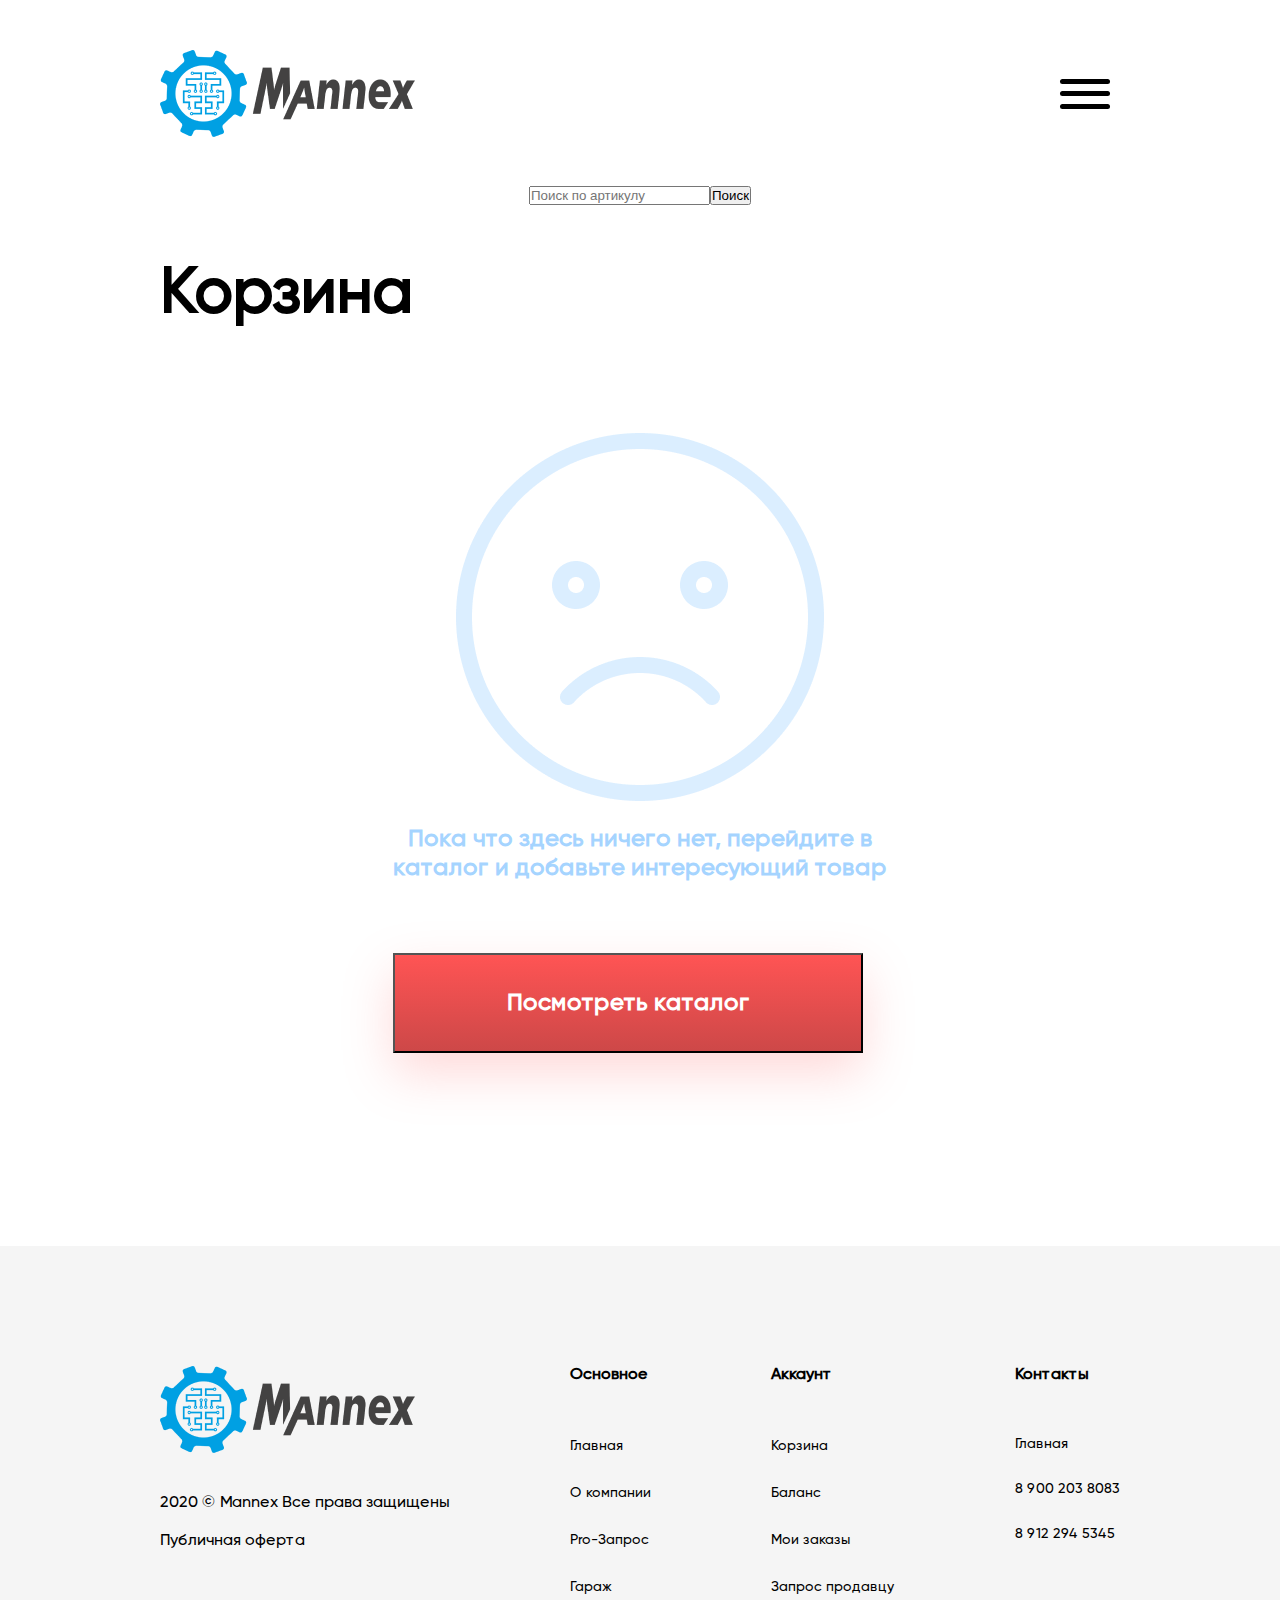
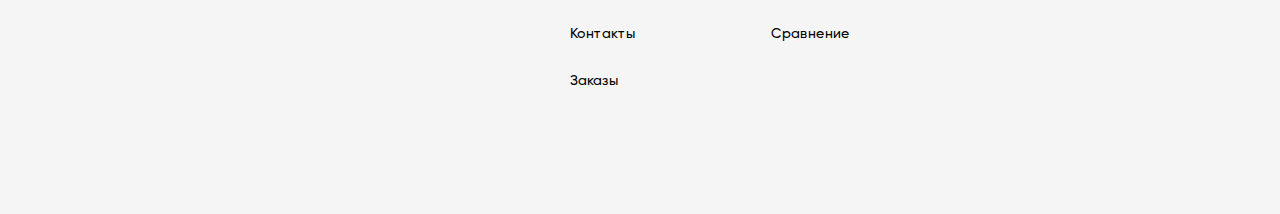
<file: shop/shop.html>
<!DOCTYPE html>
<html lang="en">
  <head>
    <meta charset="UTF-8" />
    <meta http-equiv="X-UA-Compatible" content="IE=edge" />
    <meta name="viewport" content="width=device-width, initial-scale=1.0" />
    <link rel="stylesheet" href="https://cdnjs.cloudflare.com/ajax/libs/font-awesome/6.2.0/css/all.min.css" integrity="sha512-xh6O/CkQoPOWDdYTDqeRdPCVd1SpvCA9XXcUnZS2FmJNp1coAFzvtCN9BmamE+4aHK8yyUHUSCcJHgXloTyT2A==" crossorigin="anonymous" referrerpolicy="no-referrer" />
    <link rel="stylesheet" href="./shop.css" />
    <title>Document</title>
  </head>
  <body>
    <header>
      <section class="container">
        <nav class="header">
          <img class="logo" src="../images/Лого.png" alt="" />
          <div class="hamburger">
            <div class="hamburger-items burger-itm1"></div>
            <div class="hamburger-items burger-itm2"></div>
            <div class="hamburger-items burger-itm3"></div>
          </div>
          <ul class="menu">
            <li><a href="../index.html">Главная</a> </li>
            <li><a href="">Pro-Запрос</a> </li>
            <li><a href="../garaje/garaje.html">Гараж</a> </li>
            <li><a href="../contuct/contuct.html">Контакты</a> </li>
            <li><a href="../orederpage/orderpage.html">Заказы</a> </li>
          </ul>
          <div class="nav-2 menu2div">
          <ul class="menu2">
            <li class="menu2-li">
              <a href=""><img src="../images/Корзина.png" alt=""></a>
            </li>
            <li class="login">
              <a class="loginimg" href="../registerpage/registerpage.html">
                <i class="fa-solid fa-user"></i>
              </a>
              <a class="enter" href="../loginPage/loginpage.html">Войти</a>
            </li>
          </ul>
        </div>
        </nav>
        <div class="search">
          <input id="search" type="text" placeholder="Поиск по артикулу" />
          <button>Поиск</button>
        </div>
      </section>
    </header>
  <main>
    <div class="container page-name">
      <h2>Корзина</h2>
    </div>
    <section class="container parent_bascket">

    </section>
    <section class="container page-parent">
    <div class="pagination">
      <a href="#" class="active">0</a>
      <a href="#" class="page">1</a>
      <a href="#" class="page">2</a>
      <a href="#" class="page">...</a>
      <a href="#" class="page">335</a>
    </div>
    <div class="sum">
      <span>Итог:</span><span class="sum-btn">10000</span>р. 
    </div>
    <div class="div-pay">
      <button class="sect1-p2">Оплатить</button>
    </div>`
    </section>
  </main>
  <footer>
    <section class="footer container">
      <div class="foot-grid">
        <div class="foot-grid-items1">
          <img class="foot-logo" src="../images/Лого.png" alt="" />
          <p>
            2020 © Mannex Все права защищены <br> <br>
            Публичная оферта
          </p>
        </div>
        <div class="foot-grid-items2">
          <h3>Основное</h3>
          <ul>
            <li><a href="">Главная</a></li>
            <li><a href="">О компании</a></li>
            <li><a href="">Pro-Запрос</a></li>
            <li><a href="">Гараж</a></li>
            <li><a href="">Контакты</a></li>
            <li><a href="">Заказы</a></li>
          </ul>
        </div>
        <div class="foot-grid-items3">
          <h3>Аккаунт</h3>
          <ul>
            <li><a href="">Корзина</a></li>
            <li><a href="">Баланс</a></li>
            <li><a href="">Мои заказы</a></li>
            <li><a href="">Запрос продавцу</a></li>
            <li><a href="">Сравнение</a></li>
          </ul>
        </div>
        <div class="foot-grid-items4">
          <h3>Контакты</h3>
            <p>Главная</p>
            <a href="">8 900 203 8083 </a> <br>
            <a href="">8 912 294 5345 </a>
        </div>
      </div>
    </section>
  </footer>
  <script src="./shop.js"></script>
  <script src="../header.js"></script>
  <script>
    let sing=document.querySelector('.enter');
    sing.innerText=JSON.parse(localStorage.getItem('value')).firstName || 'Войти'
</script>
</body>
</html>
</file>
<file: style.css>
@import url(./header.css);
@import url(./footer.css);
*{
  margin: 0;
  padding: 0;
  box-sizing: border-box;
}
/*//////////////////////////////////Main/////////////*/
/*//////////////////////////////////Sect1/////////////*/
.sect1-div1{
  display: flex;
  flex-direction: row;
  justify-content: space-between;
  padding: 50px 0 0 0;
  align-items: center;
}
.sect1-p1{
  font-family: 'Gilroy';
  font-style: normal;
  font-weight: 700;
  font-size: 60px;
  padding: 50px 0;
}
.sect1-p1 span{
  color:#4BA9FF ;
}
.sect1-div1-1{
 display: flex;
 flex-direction: row;
 justify-content: space-between;
 height: 100px;
 align-items: center;
}
.sect1-div1-1 button{
  color: white;
}
.sect1-p2-div{
  background: linear-gradient(180deg, #FF5454 0%, #CD4848 100%);
  box-shadow: 0px 20px 50px rgba(255, 129, 129, 0.3);
  width: 50%;
  text-align: center;
}
.sect1-p2-div button{
  background: linear-gradient(180deg, #FF5454 0%, #CD4848 100%);
  border: none;
}
.sect1-p2{
  font-family: 'Gilroy';
  font-style: normal;
  font-weight: 700;
  font-size: 24px;
  padding:38px;
}
.sect1-p3-div{
  width: 300px;
  padding-left: 25px;
}
.sect1-p3{
  font-family: 'Montserrat';
  font-style: normal;
  font-weight: 300;
  font-size: 24px;
}
.sect1-div1-2{
  display: flex;
  flex-direction: row;
  align-items: flex-end;
  justify-content: center;
}
.sect1-div1-2 button{
  width: 50px;
  height: 50px;
  font-size: 30px;
}
/* .sect1-div1-2 img{
  width: 450px;
  height: 450px;
} */
.sect1-div2{
  display: flex;
  flex-direction: row;
  justify-content: space-between;
  padding: 70px 0 0 0;
}
.sect1-div2 div{
  display: flex;
  justify-content: center;
  align-items: center;
  width: 30%;
  padding: 40px 0;
  background: #4BA9FF;
  box-shadow: 0px -10px 20px rgba(75, 169, 255, 0.35);
}
.sect1-div2 div p{
  font-family: 'Montserrat';
  font-style: normal;
  font-weight: 600;
  font-size: 30px;
  color: white;
}
/* .show img{
  width: 80%;
  height: 80%;
} */
.count-of-slider1, .count-of-slider{
  font-size: 30px;
}
.count-of-slider .bluecolor{
  color: blue;
}
/*//////////////////////////////////Sect2/////////////*/
.sect2{
  width: 87.5%;
  margin-left: auto;
  /* border: 1px solid; */
}
.grid-cont1{
  display: grid;
  grid-template-columns: repeat(2,auto);
  grid-template-rows: repeat(4,auto);
  grid-template-areas: 
  "itm2  itm2"
  "itm1 itm1"
  "itm3 itm5"
  "itm4 itm5";
  justify-content: space-between;
  padding: 50px 0 0 0;
}
.grid-con1-itm1{
  grid-area: itm1;
  font-family: 'Gilroy';
  font-style: normal;
  font-weight: 700;
  font-size: 64px;
  z-index: 1;
  padding: 100px 0 64px 0;
}
.grid-con1-itm2{
  grid-area: itm2;
  position: absolute;
  z-index: -1;
  font-family: 'Gilroy';
  font-style: normal;
  font-weight: 700;
  font-size: 200px;
  color: rgba(67, 66, 66, 0.1);
}
.grid-con1-itm3{
  grid-area: itm3;
  font-family: 'Gilroy';
  font-style: normal;
  font-weight: 500;
  font-size: 24px;
}
.grid-con1-itm4{
  grid-area: itm4;
}
.grid-con1-itm5{
  grid-area: itm5;
}
.grid-con1-itm4 button{
  font-family: 'Gilroy';
  font-style: normal;
  font-weight: 500;
  font-size: 24px;
  width: 470px;
  height: 99.96px;
}
/*//////////////////////////////////Sect3/////////////*/
.sect3-grid-cont{
  display: grid;
  grid-template-columns: 20% 60%;
  grid-template-rows: repeat(6,auto);
  grid-template-areas: 
  "item2 item2 item2 item2"
  "item1 item1 item1 item1"
  "item3 item3 item3 item3"
  "item4 item5 item5 item5" 
  "item4 item5 item5 item5"
  "item4 item11 item11 item11";
  padding-top: 50px;justify-content: space-around;
  gap: 42px;
}
.sect3-grid-items1{
  grid-area: item1;
  font-family: 'Gilroy';
  font-style: normal;
  font-weight: 700;
  font-size: 64px;
  z-index: 1;
  padding: 60px 0 64px 0;
}
.sect3-grid-items2{
  grid-area: item2;
  position: absolute;
  z-index: -1;
  font-family: 'Gilroy';
  font-style: normal;
  font-weight: 700;
  font-size: 200px;
  color: rgba(67, 66, 66, 0.1);
}
.sect3-grid-items3{
  grid-area: item3;
  justify-self: center;
}
.sect3-grid-items3 ul{
  display: flex;
  gap:45px;
  list-style-type: none;
  padding-bottom: 100px;
}
.sect3-grid-items3 ul li{
  display: inline-block;
}
.sect3-grid-items3 ul li a{
  text-decoration: none;
  font-family: 'Gilroy';
  font-style: normal;
  font-weight: 400;
  font-size: 18px;
  color: #434242;
}
.sect3-grid-items3 ul li:hover{
  text-align: center;
  width: 100px;
  height: 40px;
  background-color: #4BA9FF;
}
.sect3-grid-items4{
  grid-area: item4;
  /* border: 1px solid red; */
  display: flex;
  justify-content: space-around;
  background: #FFFFFF;
  box-shadow: 0px 10px 25px rgba(119, 119, 119, 0.2);
  padding: 25px 0 63px 0;
  height: fit-content;
}
.sect3-grid-items4 h3{
  font-family: 'Gilroy';
  font-weight: 600;
  font-size: 24px;
}
.sect3-grid-items4 select{
  font-family: 'Gilroy';
  font-weight: 400;
  font-size: 18px;
}
.wheels{
  /* border: 1px solid; */
  display: flex;
  flex-direction: column;
  gap: 20px;
}
.wheels div{
  display: flex;
  flex-direction: column;
  gap: 8px;
}
.wheels div select{
  width: 245px;
  height: 50px;
  padding-left: 20px;
  appearance: none;
  background-image: url(./images/Vector.png);
  background-repeat: no-repeat;
  background-position-x:200px;
  background-position-y:center ;
}
.wheels div button{
  font-family: 'Gilroy';
  font-weight: 700;
  font-size: 20px;
  padding: 20px 0;
}
.sect3-grid-items5{
  grid-area: item5;
  display: flex;
  flex-wrap: wrap;
  gap: 32px 12%;
  align-items: flex-start;
  /* border: 1px solid coral; */
  justify-content:flex-start;
  margin-top: -20px;
  padding-left: 100px;
}
.sect3-items5-div{
  display: flex;
  flex-direction: column;
  justify-content: center;
  /* border: 1px solid red; */
  width: 25%;
}
.image-wheel{
  width: 85%;
  align-self: center;
}
.item5-div2-h2{
  font-family: 'Gilroy';
  font-weight: 700;
  font-size: 36px;
  padding: 10px 0 4px 0;
}
.item5-div2-p{
  font-family: 'Gilroy';
  font-weight: 400;
  font-size: 18px;
  padding-bottom: 34px;
  white-space: nowrap;
  overflow: hidden;
  text-overflow: ellipsis;
}
.for-whell{
  display: flex;
  flex-direction: row;
  justify-content: space-between;
  align-items: center;
}
.count-div{
  display: flex;
  gap: 0 20px;
  align-items: center;
  font-size: 20px;
}
.minus{
  font-size: 40px;
  color: red;
}
.plus{
  font-size: 30px;
  font-weight: 900;
  color: green;
}

.sect3-grid-items11{
  grid-area: item11;
  display: flex;
  justify-content: center;
  align-items: center;
  padding-bottom: 65px;
  /* border: 1px solid; */
}
.page{
  display: flex;
  gap: 0 10px;
}
.page span{
  font-size: 30px;
  padding:5px 10px ;
}

.hidden{
  display: none;
}


.pagination{
  display: flex;
  flex-direction: row;
  justify-content: space-around;
  align-items: center;
  padding: 88px 0 50px 0;
}
.prev-for-pagination{
  opacity: 0;
}
.prev-for-pagination, .next-for-pagination
{
  font-size: 20px;
  padding: 15px 25px;
  text-transform: capitalize;
}
.page{
  font-size: 20px;
}
.price{
  width: 30%;
  border: none;
  background-color: #4BA9FF;
  text-align: center;
  font-family: 'Gilroy';
  font-weight: 600;
  font-size: 15px;
  padding: 7px 17px;
}
.price::-webkit-input-placeholder  { 
  color:    white;
}
.add-btn{
  background: none;
  border: none;
}
.active{
  background-color: #4BA9FF;
}
/*/////////////////Loading/////////////////////*/
.loader {
  display: flex;
  flex-direction: column;
  width: 42px;
  justify-content: center;
  margin: 0 auto;
  transform: scale(0.6);
}
.loader .tyre {
  position: relative;
  animation: jump 0.8s cubic-bezier(0.7, 0.31, 1, 1.89) infinite alternate;
}
.loader svg {
  fill: black;
  width: 100px;
  animation: roll 0.8s linear 0.2s infinite;
}
.loader .shade {
  height: 5px;
  width: 50px;
  margin-top: 33px;
  background: black;
  animation: stretch 0.8s cubic-bezier(1, 0.54, 0.77, 1.38) infinite alternate;
  margin-left: 23px;
}
@keyframes roll {
  0% {
      transform: rotateZ(0deg);
 }
  100% {
      transform: rotateZ(90deg);
 }
}
@keyframes stretch {
  0% {
      transform: scaleX(1);
 }
  70% {
      transform: scaleX(1);
 }
  100% {
      transform: scaleX(1.3);
 }
}
@keyframes jump {
  0% {
      transform: scaleY(1) translateY(0);
 }
  10% {
      transform: scaleY(1.05);
 }
  100% {
      transform: scaleY(0.9) translateY(40px);
 }
}
@keyframes grow {
  0% {
      transform: scaleY(0);
 }
  70% {
      transform: scaleX(0);
 }
  100% {
      transform: scaleY(1);
 }
}
</file>
<file: media.css>
/*//////////////////////Media 1640-1340/////////////////////*/
@media screen and (max-width:1700px) and (min-width:1440px) {
  .sect1-p1{
    font-size:45px;
    padding: 50px 0;
  }
  .sect1-div1-2 img{
    width: 80%;
  }
  .arrow-btn{
    padding: 5px 10px;
  }
  .sect1-div2 div p{
    font-size: 20px;
  }
  .sect1-p2-div button{
    font-size: 20px;
  }
  .grid-con1-itm5 img{
    width: 100%;
  }
  .grid-con1-itm3{
    font-size: 18px;
    padding-bottom: 10px;
  }
  .grid-con1-itm4 button{
    font-size: 18px;
    width: 40%;
    height: 80%;
  }
  .sect3-grid-items3 ul li a{
    font-size: 15px;
  }
  .grid-con1-itm1{
    padding: 80px 0 44px 0;
  }
  .sect3-grid-items3 ul{
    padding-bottom: 40px;
  }
  .wheels div select{
    width: 100%;
    height: 50px;
    padding-left: 5px;
    background-position-x:90%;
    font-size: 15px;
  }
  .sect3-grid-items4 h3{
    font-size: 18px;
    padding:0 30px 0 0;
  }
  .wheels div button{
    font-size: 18px;
    padding: 18px 0;
  }
  .sect3-grid-items4{
    padding: 25px 0 40px 0;
  }
  .item5-div2 h2{
    font-size: 28px;
  }
  .item5-div2 p{
    font-size: 13px;
  }
  .item5-div3 p{
    font-size: 13px;
  }
  .item5-div3 button{
    font-size: 18px;
    background: none;
    border: none;
  }
}
/*//////////////////////Media 1340-1024/////////////////////*/
@media screen and (max-width:1441px) and (min-width:1024px) {
  .sect1-div1-2{
    display: none;
  }
  .hidden{
    display: flex;
    padding-bottom: 65px;
  }
  .sect1-p1{
    font-size:55px;
    padding: 50px 0;
  }
  .hidden img{
    width: 40%;
  }
  .arrow-btn{
    padding: 5px 10px;
  }
  .sect1-div2 div p{
    font-size: 20px;
  }
  .sect1-p2-div button{
    font-size: 20px;
  }
  .grid-con1-itm2{
    font-size: 150px;
  }
  .grid-con1-itm5 img{
    width: 100%;
  }
  .grid-con1-itm3{
    font-size: 15px;
    padding-bottom: 20px;
  }
  .grid-con1-itm4 button{
    font-size: 20px;
    width: 60%;
    height: 60px;
  }
  .sect3-grid-items3 ul{
    margin: auto;
    width: 80%;
    display: flex;
    flex-wrap: wrap;
    gap: 20px 8%;
    justify-content: center;
  }
  .sect3-grid-items3 ul li a{
    font-size: 18px;
  }
  .grid-con1-itm1{
    padding: 80px 0 44px 0;
  }
  .sect3-grid-items3 ul{
    padding-bottom: 40px;
  }
  .wheels div select{
    width: 100%;
    height: 50px;
    padding-left: 10px;
    background-position-x:90%;
    font-size: 13px;
  }
  .sect3-grid-items4 h3{
    font-size: 18px;
    padding:0 30px 0 0;
  }
  .wheels div button{
    font-size: 15px;
    padding: 18px 0;
    background-color: #4BA9FF;
    border: none;
    color: white;
  }
  .sect3-grid-items4{
    padding: 25px 0 40px 0;
  }
  .item5-div2 h2{
    font-size: 28px;
  }
  .item5-div2 p{
    font-size: 13px;
  }
  .item5-div3 p{
    font-size: 13px;
  }
  .item5-div3 button{
    font-size: 18px;
    background: none;
    border: none;
  }
  .sect3-grid-items7, .sect3-grid-items10
  {
    display: none;
  }
  .sect3-grid-cont{
    display: grid;
    grid-template-columns: 20% 60%;;
    grid-template-rows: repeat(6,auto);
    grid-template-areas: 
    "item2 item2 item2"
    "item1 item1 item1"
    "item3 item3 item3"
    "item4 item5 item5" 
    "item4 item5 item5"
    "item4 item11 item11";
    padding-top: 50px;
    justify-content: space-around;
    gap: 42px 80px;
}
/*////////////////////////////////////////  Katalog  //////////////////////////////////////*/
.sect3-grid-items5{
  gap: 32px 30%;
  padding-left: 20px;
}
.sect3-items5-div{
  /* border: 1px solid red; */
  width: 32%;
}
.image-wheel{
  width: 85%;
  align-self: center;
}
.item5-div2-h2{
  font-family: 'Gilroy';
  font-weight: 700;
  font-size: 36px;
  padding: 10px 0 4px 0;
}
.item5-div2-p{
  width: 100%;
  font-family: 'Gilroy';
  font-weight: 400;
  font-size: 18px;
  padding-bottom: 34px;
}
.for-whell{
  display: flex;
  flex-direction: row;
  justify-content: space-between;
  align-items: center;
}
.count-div{
  display: flex;
  gap: 0 20px;
  align-items: center;
  font-size: 20px;
}
.minus{
  font-size: 40px;
  color: red;
}
.plus{
  font-size: 30px;
  font-weight: 900;
  color: green;
}
}
/*//////////////////////Media 1024-700/////////////////////*/
@media screen and (max-width:1024px) and (min-width:700px) {
  .sect1-div1-1{
    display: flex;
    flex-direction: column;
    width: 100%;
    height: auto;
    justify-content: center;
    align-items: center;
  }
  .sect1-p2-div{
    width: 100%;
  }
  .sect1-div1-2{
    display: none;
  }
  .sect1-p3-div{
    padding: 31px 0 36px 0;
    width: 100%;
    text-align: center;
  }
.sect1-p3{
  font-size: 30px;
}
  .hidden{
    display: flex;
    padding-bottom: 65px;
  }
  .sect1-p1{
    font-size:50px;
    padding: 50px 0;
  }
  .hidden img{
    width: 40%;
  }
  .arrow-btn{
    padding: 5px 10px;
  }
  .sect1-div2 div p{
    font-size: 20px;
  }
  .sect1-p2-div button{
    font-size: 20px;
  }
  .sect3-grid-items2{
    font-size: 140px;
  }
  .sect3-grid-items1{
    padding: 15px 0 64px 5px;
    font-size: 50px;
  }
  .grid-con1-itm2 h2{
    font-size: 100px;
  }
  .grid-con1-itm1 p{
    padding: 0 0 64px 5px;
    font-size: 50px;
  }
  .grid-con1-itm2{
    font-size: 100px;
  }
  .grid-con1-itm5 img{
    width: 100%;
  }
  .grid-con1-itm3{
    font-size: 15px;
    padding-bottom: 20px;
  }
  .grid-con1-itm4 button{
    font-size: 20px;
    width: 60%;
    height: 60px;
  }
  .sect3-grid-items3 ul{
    margin: auto;
    width: 80%;
    display: flex;
    flex-wrap: wrap;
    gap: 20px 8%;
    justify-content: center;
  }
  .sect3-grid-items3 ul li a{
    font-size: 18px;
  }
  .grid-con1-itm1{
    padding: 35px 0 44px 0;
  }
  .sect3-grid-items3 ul{
    padding-bottom: 40px;
  }
  .wheels div select{
    width: 100%;
    height: 50px;
    padding-left: 10px;
    background-position-x:90%;
    font-size: 13px;
  }
  .sect3-grid-items4 h3{
    font-size: 18px;
    padding:0 30px 0 0;
  }
  .wheels div button{
    font-size: 15px;
    padding: 18px 0;
    background-color: #4BA9FF;
    border: none;
    color: white;
  }
  .sect3-grid-items4{
    padding: 25px 0 40px 0;
  }
  .item5-div2 h2{
    font-size: 28px;
  }
  .item5-div2 p{
    font-size: 13px;
  }
  .item5-div3 p{
    font-size: 13px;
  }
  .item5-div3 button{
    font-size: 18px;
    background: none;
    border: none;
  }
  .sect3-grid-items7, .sect3-grid-items10
  {
    display: none;
  }
  .sect3-grid-cont{
    display: grid;
    grid-template-columns: repeat(2,auto);
    grid-template-rows: repeat(6,auto);
    grid-template-areas: 
    "item2 item2 item2"
    "item1 item1 item1"
    "item3 item3 item3"
    "item4 item4 item4" 
    "item5 item5 item5"
    "item11 item11 item11";
    padding-top: 50px;
    justify-content: space-around;
    gap: 42px 80px;
}
.sect1-div2{
  display: flex;
  flex-direction: column;
  justify-content: center;
  align-items: center;
  gap: 39px 0;
}
.sect1-div2 div{
  width: 100%;
}
.grid-con1-itm5{
  display: none;
}
.sect3-grid-items3 ul {
  width: 100%;
}
.sect3-grid-items3 ul li a {
  font-size: 15px;
}
.sect3-grid-items4{
  width: fit-content;
  padding: 25px 40px 40px 40px;
  align-self: center;
  justify-self: center;
}
.wheels div select{
  width: 245px;
}
/*////////////////////////////////////////  Katalog  //////////////////////////////////////*/
.sect3-grid-items5{
  gap: 32px 160px;
  padding-left: 12%;
  padding-top: 60px;
}
.sect3-items5-div{
  /* border: 1px solid red; */
  width: 32%;
}
.image-wheel{
  width: 85%;
  align-self: center;
}
.item5-div2-h2{
  font-family: 'Gilroy';
  font-weight: 700;
  font-size: 36px;
  padding: 10px 0 4px 0;
}
.item5-div2-p{
  width: 100%;
  font-family: 'Gilroy';
  font-weight: 400;
  font-size: 18px;
  padding-bottom: 34px;
  overflow: hidden;
  text-overflow: ellipsis;
}
.for-whell{
  display: flex;
  flex-direction: row;
  justify-content: space-between;
  align-items: center;
}
.count-div{
  display: flex;
  gap: 0 10px;
  align-items: center;
  font-size: 20px;
}
.minus{
  font-size: 40px;
  color: red;
}
.plus{
  font-size: 30px;
  font-weight: 900;
  color: green;
}
.price{
  width: auto;
  padding: 5px 15px;
}
}


/*//////////////////////Media 700-375/////////////////////*/
@media screen and (max-width:700px) and (min-width:375px) {
  .sect1-div1-1{
    display: flex;
    flex-direction: column;
    width: 100%;
    height: auto;
    justify-content: center;
    align-items: center;
  }
  .sect1-p2-div{
    width: 100%;
  }
  .sect1-div1-2{
    display: none;
  }
  .sect1-p3-div{
    padding: 31px 0 36px 0;
    width: 100%;
    text-align: center;
  }
.sect1-p3{
  font-size: 30px;
}
  .hidden{
    display: flex;
    padding-bottom: 65px;
  }
  .sect1-p1{
    font-size:30px;
    padding: 50px 0 20px 0;
  }
  .hidden img{
    width: 40%;
  }
  .arrow-btn{
    padding: 5px 10px;
  }
  .sect1-div2 div p{
    font-size: 20px;
  }
  .sect1-p2-div button{
    font-size: 20px;
  }
  .sect3-grid-items2{
    font-size: 85px;
    padding-top: 30px;
  }
  .sect3-grid-items1{
    padding: 60px 0 30px 30px;
    font-size: 40px;
  }
  .grid-con1-itm2 h2{
    font-size: 100px;
  }
  .grid-con1-itm1 p{
    padding: 0 0 35px 5px;
    font-size: 35px;
  }
  .grid-con1-itm2{
    font-size: 55px;
  }
  .grid-con1-itm5 img{
    width: 100%;
  }
  .grid-con1-itm3{
    font-size: 10px;
    padding-bottom: 20px;
  }
  .grid-con1-itm4 button{
    font-size: 13px;
    width: 60%;
    height: 40px;
  }
  .sect3-grid-items3 ul{
    margin: auto;
    width: 80%;
    display: flex;
    flex-wrap: wrap;
    gap: 20px 8%;
    justify-content: center;
  }
  .sect3-grid-items3 ul li a{
    font-size: 18px;
  }
  .grid-con1-itm1{
    padding: 20px 0 0 0;
  }
  .sect3-grid-items3 ul{
    padding-bottom: 40px;
  }
  .wheels div select{
    width: 100%;
    height: 50px;
    padding-left: 10px;
    background-position-x:90%;
    font-size: 13px;
  }
  .sect3-grid-items4 h3{
    font-size: 18px;
    padding:0 30px 0 0;
  }
  .wheels div button{
    font-size: 15px;
    padding: 18px 0;
    background-color: #4BA9FF;
    border: none;
    color: white;
  }
  .sect3-grid-items4{
    padding: 25px 0 40px 0;
  }
  .item5-div2 h2{
    font-size: 28px;
  }
  .item5-div2 p{
    font-size: 13px;
  }
  .item5-div3 p{
    font-size: 13px;
  }
  .item5-div3 button{
    font-size: 18px;
    background: none;
    border: none;
  }
  .sect3-grid-items7, .sect3-grid-items10
  {
    display: none;
  }
  .sect3-grid-cont{
    display: grid;
    grid-template-columns: repeat(2,auto);
    grid-template-rows: repeat(6,auto);
    grid-template-areas: 
    "item2 item2 item2"
    "item1 item1 item1"
    "item3 item3 item3"
    "item4 item4 item4" 
    "item5 item5 item5"
    "item11 item11 item11";
    padding-top: 10px;
    justify-content: space-around;
    gap: 0 80px;
}
.sect1-div2{
  display: flex;
  flex-direction: column;
  justify-content: center;
  align-items: center;
  gap: 39px 0;
}
.sect1-div2 div{
  width: 100%;
}
.grid-con1-itm5{
  display: none;
}
.sect3-grid-items3 ul {
  width: 100%;
}
.sect3-grid-items3 ul li a {
  font-size: 11px;
}
.sect3-grid-items4{
  width: fit-content;
  padding: 25px 40px 40px 40px;
  align-self: center;
  justify-self: center;
}
.wheels div select{
  width: 245px;
}
/*////////////////////////////////////////  Katalog  //////////////////////////////////////*/
.sect3-grid-items5{
  display: flex;
  flex-wrap: wrap;
  justify-content: center;
  gap: 32px 25%;
  padding-left: 20px;
  padding-top: 60px;
  padding-bottom: 50px;
}
.sect3-items5-div{
  /* border: 1px solid red; */
  width: 32%;
}
.image-wheel{
  width: 85%;
  align-self: center;
}
.item5-div2-h2{
  font-family: 'Gilroy';
  font-weight: 700;
  font-size: 30px;
  padding: 10px 0 4px 0;
}
.item5-div2-p{
  white-space: nowrap;
  width: 100%;
  font-family: 'Gilroy';
  font-weight: 400;
  font-size: 13px;
  padding-bottom: 34px;
  overflow: hidden;
  text-overflow: ellipsis;
}
.for-whell{
  display: flex;
  flex-direction: row;
  justify-content: space-between;
  align-items: center;
}
.count-div{
  display: flex;
  gap: 0 5px;
  align-items: center;
  font-size: 18px;
  padding: 0 5px;
}
.minus{
  font-size: 40px;
  color: red;
}
.plus{
  font-size: 30px;
  font-weight: 900;
  color: green;
}
.price{
  width: auto;
  padding: 5px 15px;
  font-size: 13px;
}
.sect1-div1{
  padding: 0;
}
}
</file>
<file: contuct/contuct.css>
@import url(../header.css);
@import url(../footer.css);
.contuct-div{
  display: flex;
  flex-direction: column;
  width: 100%;
  margin: auto;
  padding-bottom: 149px;
  /* border: 1px solid; */
}
.container h2{
  font-family: 'Gilroy';
  font-weight: 700;
  font-size: 64px;
  padding: 50px 0;
}
.contuct-div div{
  display: flex;
  flex-direction: column;
  margin: auto;
  /* border: 1px solid; */
}
.contuct-div div h4{
  font-family: 'Gilroy';
  font-weight: 500;
  font-size: 24px;
}
.contuct-div div p{
  font-family: 'Gilroy';
  font-weight: 500;
  font-size: 18px;
}
.tel{
  padding-bottom:30px ;
}
</file>
<file: garaje/garaje.css>
@import url(../header.css);
@import url(../footer.css);
.sect h2{
  font-family: 'Gilroy';
  font-weight: 700;
  font-size: 64px;
  padding: 50px 0 115px 0;
}
.sect div{
  display: flex;
  justify-content: center;
  align-items: center;
  padding-bottom: 178px;
  position: relative;
}
.sect div button{
  width: 470px;
  height: 100px;
  background: linear-gradient(180deg, #FF5454 0%, #CD4848 100%);
  box-shadow: 0px 20px 50px rgba(255, 129, 129, 0.3);
  font-family: 'Gilroy';
  font-weight: 700;
  font-size: 24px;
  color: white;
  border: none;
  z-index: 1;
}
.sect div img{
  position: absolute;
  margin: auto;
  left: 400px;
  top: 10px;
  z-index: 2;
}
</file>
<file: garajeaddauto/garajeaddauto.css>
@import url(../header.css);
@import url(../footer.css);
.cont-div h2{
  font-family: 'Gilroy';
  font-weight: 700;
  font-size: 64px;
  padding: 50px 0 40px 0;
}
.cont-div h4{
  font-family: 'Gilroy';
  font-weight: 500;
  font-size: 24px;
  padding-bottom: 50px;
}
.inp-sel{
  width: 100%;
  display: flex;
  justify-content: center;
  gap: 0 15px;
}
input, select {
  width: 470px;
  height: 100px;
  border: 1px solid rgba(67, 66, 66, 0.5);
  text-indent: 30px;
  color: #A6A6A6;
}
.first-div{
  display: flex;
  flex-direction: column;
  gap: 17.5px 0;
  /* border: 1px solid; */
}
select{
  appearance: none;
  background-image: url(../images/Vector.png);
  background-repeat: no-repeat;
  background-position-y:center ;
  background-position-x:410px ;
}
.last-inp{
  display: flex;
  width: 100%;
}
.last-inp input{
  width: 100%;
}
.last-div{
  display: flex;
  flex-direction: column;
  align-items: center;
  text-align: center;
  padding: 45px 0 69px 0;
}
.addphoto{
  width: 300px;
  height: 50px;
  background: #A6A6A6;
  text-align: left;
  text-indent: 30px;
  font-family: 'Gilroy';
  font-weight: 400;
  font-size: 18px;
  color: white;
  border: none;
  background-image: url(../images/download.png);
  background-repeat: no-repeat;
  background-position-y:center;
  background-position-x:230px ;
}
.add{
  width: 265px;
  height: 63px;
  background: #4BA9FF;
  font-family: 'Gilroy';
  font-weight: 700;
  font-size: 20px;
  color: white;
  border: none;
  margin-top: 39px;
}
.last-div p{
  padding-top: 31px;
  font-family: 'Gilroy';
  font-weight: 400;
  font-size: 15px;
}
.last-div a{
  color: #FF8181;
  text-transform: lowercase;
  font-family: 'Gilroy';
  font-weight: 400;
  font-size: 15px;
}
</file>
<file: infoeditpage/infoeditpage.css>
@import url(../header.css);
@import url(../footer.css);
.sect h2{
  font-family: 'Gilroy';
  font-weight: 700;
  font-size: 64px;
  padding-top: 50px;
}
.info_input_changes{
  width: 265px;
  height: 63px;
  font-family: 'Gilroy';
  font-weight: 400;
  font-size: 18px;
  border: 1px solid rgba(67, 66, 66, 0.5);
  text-indent: 40px;
}
.sect-div{
  display: flex;
  flex-direction: column;
  justify-content: center;
  gap: 49px 0;
  padding-top: 109px;
}
form{
  display: flex;
  flex-direction: column;
  gap: 48px;
}
form div{
  display: flex;
  justify-content: center;
  align-items: center;
  gap: 48px;
}
.sect-div3{
  display: flex;
  align-items: center;
  flex-direction: column;
  text-align: center;
  padding-top: 105px;
}
.change{
  width: 265px;
  height: 63px;
  background: #4BA9FF;
  font-family: 'Gilroy';
  font-weight: 700;
  font-size: 20px;
  color: white;
  margin: auto;
  position: relative;
  left: -20px;
}
.sect-div3 p{
  padding-top: 31px;
}
.sect-div3 a{
  text-decoration: none;
  color: #FF8181;
  text-transform: lowercase;
  font-style: normal;
  font-weight: 400;
  font-size: 15px;
  padding-bottom: 117px;
}
.sect-div3 p{
  font-style: normal;
  font-weight: 400;
  font-size: 15px;
}
</file>
<file: loginPage/loginpage.css>
@import url(../header.css);
@import url(../footer.css);
.firts-div h2{
  font-family: 'Gilroy';
  font-weight: 700;
  font-size: 64px;
  color: #434242;
  padding-top: 50px;
}
.firts-div p{
  font-family: 'Gilroy';
  font-weight: 400;
  font-size: 18px;
  padding:15px 0 73px 0;
}
.second-div{
  display: flex;
  align-items: center;
  text-align: center;
  flex-direction: column;
  gap: 31px 0;
  padding-bottom: 45px;
}
.second-div input{
  width: 265px;
  height: 63px;
  border: 1px solid rgba(67, 66, 66, 0.5);
  font-family: 'Gilroy';
  font-weight: 400;
  font-size: 18px;
  text-indent: 30px;
}
.second-div form{
  display: flex;
  flex-direction: column;
  gap: 30px;
}
.third-div{
  display: flex;
  align-items: center;
  text-align: center;
  flex-direction: column;
}
.second-div button{
  width: 265px;
  height: 63px;
  font-family: 'Gilroy';
  font-weight: 700;
  font-size: 20px;
  background: #4BA9FF;
  color: white;
}
.third-div p{
  font-family: 'Gilroy';
  font-weight: 400;
  font-size: 15px;
  padding-top: 23px;
}
.third-div a{
  text-decoration: none;
  font-family: 'Gilroy';
  font-weight: 400;
  font-size: 15px;
  color: #48D399;
  padding-bottom: 142px;
}
</file>
<file: orederpage/orderpage.css>
@import url(../header.css);
@import url(../footer.css);
.container h2{
  font-family: 'Gilroy';
  font-weight: 700;
  font-size: 64px;
  padding: 50px 0 12px 0;
}
table{
  border: 1px solid #A6A6A6;
  width: 100%;
  border-collapse: collapse;
}
th,tr,td {
  /* border: 1px solid; */
  padding: 5px 0;
}
.tr, .first-tr{
  border-bottom:1px solid #A6A6A6 ;
}
.th{
  font-family: 'Gilroy';
  font-weight: 600;
  font-size: 24px;
}
.small-imp{
  background-image: url(../images/searchimg.png);
  background-repeat: no-repeat;
  background-position-y:center ;
  background-position-x:70px ;
  width: 100px;
  height: 30px;
  border: 1px solid #434242
}
select{
  width: 80px;
  height: 30px;
  appearance: none;
  background-image: url(../images/Vector1.png);
  background-repeat: no-repeat;
  background-position-y:center ;
  background-position-x:50px ;
  border: 1px solid #434242
}
.big-imp{
  background-image: url(../images/searchimg.png);
  background-repeat: no-repeat;
  background-position-y:center ;
  background-position-x:120px ;
  width: 150px;
  height: 30px;
  border: 1px solid #434242
}
.tr td{
  font-family: 'Montserrat';
  font-weight: 400;
  font-size: 18px;
}
.tr td a{
  font-family: 'Montserrat';
  font-style: normal;
  font-weight: 400;
  font-size: 18px;
  color: #FF5454;
}
.first-tr td div{
  display: flex;
  flex-direction: column;
  text-align: center;
  font-size: 25px;
}
.arrow-up{
  color: #48D399;
}
.arrow-down{
  color: #FF5454;
}
.first-td{
  text-align: center;
}
.tr td button{
  width: 80px;
  height: 30px;
  background: #FF5454;
  color: white;
  border: none;
  font-family: 'Gilroy';
  font-weight: 700;
  font-size: 12px;
}
table tr:nth-child(2n+3){
  background: #EEEEEE;
}
.pages{
  display: flex;
  flex-direction: row;
  justify-content: center;
  font-family: 'Montserrat';
  font-weight: 700;
  font-size: 24px;
  gap: 20px;
  padding: 28px 0 42px 0;
}
.pages button{
  padding: 5px 10px;
  font-size: 24px;
  border: none;
  background: none;
}
.pages button:hover{
  width: fit-content;
  height: fit-content;
  background: #4BA9FF;
}
</file>
<file: personalcabinet/personalcabinet.css>
@import url(../header.css);
@import url(../footer.css);
.sect1-div{
  display: flex;
  justify-content: center;
  gap: 200px;
}
.sect1 h2{
  padding: 50px 0;
  font-family: 'Gilroy';
  font-weight: 700;
  font-size: 64px;
}
.sect1-div div{
  font-family: 'Gilroy';
  font-weight: 600;
  font-size: 24px;
  padding-bottom: 70px;
}
.change{
  display: flex;
  justify-content: center;
  padding-bottom: 70px;
}
.change button{
  font-family: 'Gilroy';
  font-weight: 700;
  font-size: 20px;
  width: 265px;
  height: 63.83px;
  background: #4BA9FF;
  color: white;
}
.h4{
  padding-bottom: 30px;
}
</file>
<file: registerpage/registerpage.css>
@import url(../header.css);
@import url(../footer.css);
.sect h2{
  font-family: 'Gilroy';
  font-weight: 700;
  font-size: 64px;
  padding-top: 50px;
}
.sect form div input{
  width: 25%;
  height: 63px;
  font-family: 'Gilroy';
  font-weight: 400;
  font-size: 18px;
  text-indent: 40px;
}
.border-color{
  border: 1px solid rgba(67, 66, 66, 0.5);
}
.sect-div{
  display: flex;
  flex-direction: column;
  justify-content: center;
  gap: 49px 0;
  padding-top: 109px;
}
.sect-div div{
  display: flex;
  justify-content: center;
  gap: 0 38px;
}
.sect-div1 form{
  display: flex;
  flex-wrap: wrap;
  gap:50px 100px ;
  justify-content: center;
}
.sect-div1 form button{
  width: 265px;
  height: 63px;
  background: #4BA9FF;
  font-family: 'Gilroy';
  font-weight: 700;
  font-size: 20px;
  color: white;
}
.sect-div3{
  display: flex;
  align-items: center;
  flex-direction: column;
  text-align: center;
  padding-top: 25px;
}
.sect-div3 p{
  padding-top: 31px;
}
.sect-div3 a{
  text-decoration: none;
  color: #FF8181;
  text-transform: lowercase;
  font-style: normal;
  font-weight: 400;
  font-size: 15px;
  padding-bottom: 117px;
}
.sect-div3 p{
  font-style: normal;
  font-weight: 400;
  font-size: 15px;
}
.sect-div1 form div input{
  width: 100%;
  /* border: 5px solid blue; */
}

.sect-div1 form div {
  display: flex;
  flex-direction: column;
  position: relative;
  width: 25%;
}
.sect-div1 form div span{
  position: absolute;
  top: 70px;
  background-color: red;
  width: auto;
  color: white;
  text-align: center;
  align-self: center;
}
.success{
  border: solid green;
 
}
.error{
  border:2px solid red;
  /* background-color: green; */
}
</file>
<file: shop/shop.css>
@import url(../header.css);
@import url(../footer.css);
.main-sect1-div1{
  display: flex;
  flex-direction: column;
}
.page-name{
  padding-top: 50px;
}
.page-name h2{
  font-family: 'Gilroy';
  font-weight: 700;
  font-size: 64px;
}
.div1-1{
  align-self: center;
  text-align: center;
}
.div1-1 p{
  font-family: 'Gilroy';
  font-weight: 700;
  font-size: 24px;
  color: rgba(75, 169, 255, 0.5);;
  padding:20px 0 70px 0;
}
.sect1-div1-1{
  display: flex;
  flex-direction: row;
  justify-content: space-between;

  align-items: center;
  padding-bottom: 101px;
  color: white;
 }
.sect1-p2{
  background: linear-gradient(180deg, #FF5454 0%, #CD4848 100%);
  box-shadow: 0px 20px 50px rgba(255, 129, 129, 0.3);
  width: 470px;
  height: 100px;
  text-align: center;
  font-family: 'Gilroy';
  font-weight: 700;
  font-size: 24px;
  color: white;
}

.parent_bascket{
  display: flex;
  flex-wrap: wrap;
  gap: 32px 102px;
  justify-content: center;
  /* border: 1px solid coral; */
  padding: 100px 0 92px 0 ;
}
.sect3-items5-div{
  display: flex;
  flex-direction: column;
  justify-content: center;
  /* border: 1px solid red; */
  width: 25%;
}
.image-wheel{
  width: 65%;
  align-self: center;
}
.item5-div2-h2{
  font-family: 'Gilroy';
  font-weight: 700;
  font-size: 36px;
  padding: 10px 0 4px 0;
}
.item5-div2-p{
  font-family: 'Gilroy';
  font-weight: 400;
  font-size: 18px;
  padding-bottom: 34px;
}
.for-whell{
  display: flex;
  flex-direction: row;
  justify-content: space-between;
  align-items: center;
}
.count-div{
  display: flex;
  gap: 0 20px;
  align-items: center;
  font-size: 20px;
}
.minus{
  font-size: 40px;
  color: red;
}
.plus{
  font-size: 30px;
  font-weight: 900;
  color: green;
}
.trash-img{
  width: 60%;
}
.add-btn{
  width: 20%;
  background: none;
  border: none;
}
.div-pay{
  display: flex;
  flex-direction: column;
  align-items: center;
}
.sum{
  display: flex;
  align-items: center;
  justify-content: center;
  font-size: 30px;
  letter-spacing: 2px;
  padding-bottom: 20px;
}
.pagination{
  display: flex;
  align-items: center;
  justify-content: center;
  gap: 10px;
  padding-bottom: 59px;
}
.pagination a{
  text-decoration: none;
  color: black;
  font-size: 30px;
  padding: 10px 20px;
}
.active{
  background-color:#4BA9FF;
}
.page-parent{
  padding-bottom: 105px;
}
.price{
  width: 30%;
  border: none;
  background-color: #4BA9FF;
  text-align: center;
  font-family: 'Gilroy';
  font-weight: 600;
  font-size: 15px;
  padding: 7px 17px;
}
.price::-webkit-input-placeholder  { 
  color:    white;
}
</file>
